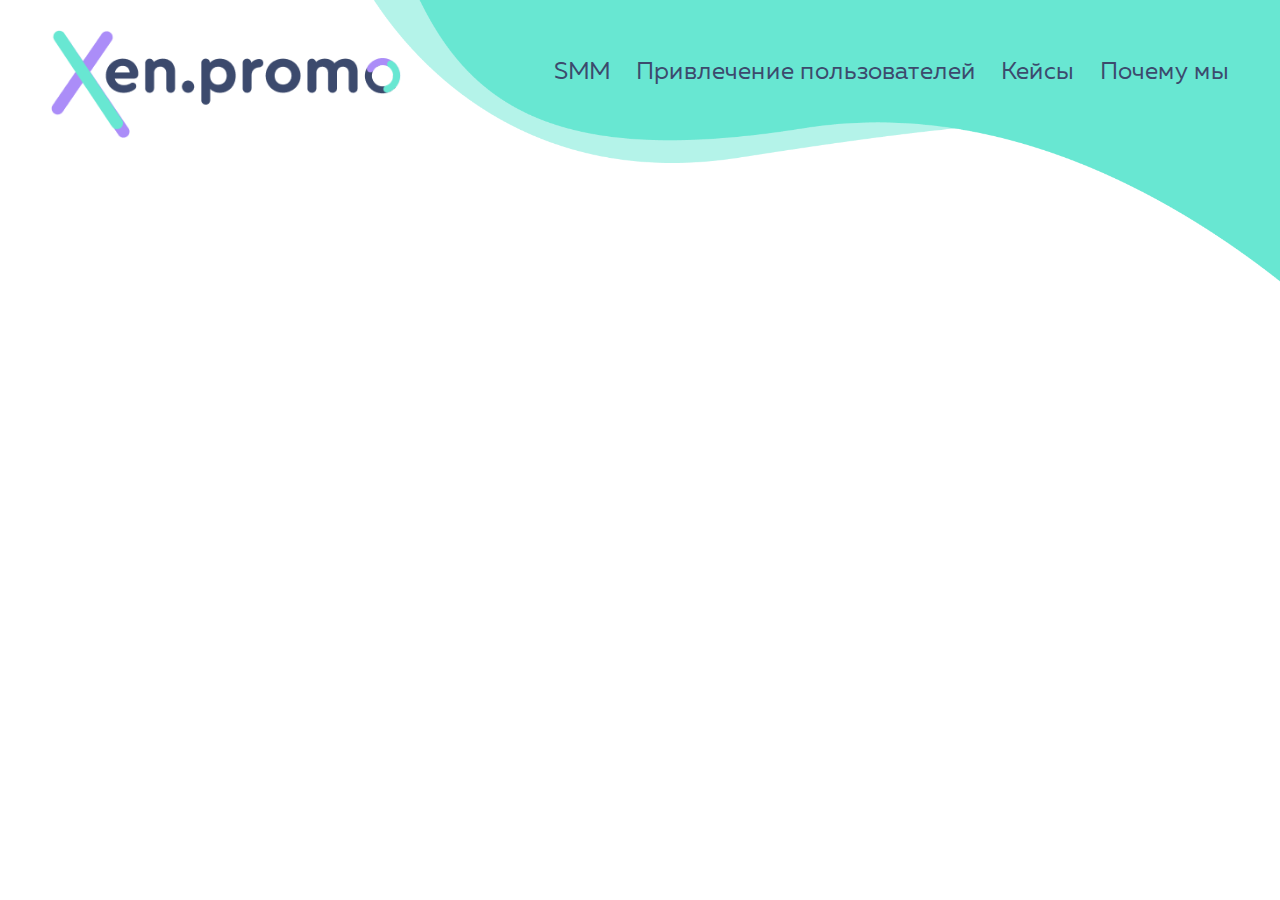
<file: header.html>
<!DOCTYPE html>
<html lang="ru">

<head>

  <meta charset="UTF-8">
  <meta name="viewport" content="width=device-width, user-scalable=no, initial-scale=1.0, maximum-scale=1.0, minimum-scale=1.0">
  <meta http-equiv="X-UA-Compatible" content="IE=edge">
  <meta name="description" content="Дизайнерский пазлы">
  <meta name="viewport" content="width = device-width, initial-scale = 1.0">
  <link rel="stylesheet" href="css/style.css">
  <link rel="stylesheet" href="css/header_footer.css">
  <link rel="stylesheet" href="css/main.css">
  <link href="fonts/stylesheet.css" rel="stylesheet" type="text/css" />
  <link rel="stylesheet" href="css/mainslider.css">

  </script>

</head>

<body>
  <header>
    <img src="image/header.png" alt="" class="header_fon">

    <div class="logo">
      <img src="image/Logo.png" alt="">
    </div>
    <content>


<input id="hamburger" class="hamburger" type="checkbox"/>
<label class="hamburger" for="hamburger">
  <i></i>

</label>
<section class="drawer-list">
      <ul>
        <li><a href="index.html">SMM</a></li>
        <li><a href="frameKeys">Кейсы</a></li>
        <li><a href="frameWhy">Почему мы</a></li>
        <li><a href="frameAttraction.html">Привлечение пользователей</a></li>

    </ul>
    </section>
</content>
<svg style="position: absolute; width: 0; height: 0;" width="0" height="0" version="1.1" xmlns="http://www.w3.org/2000/svg" xmlns:xlink="http://www.w3.org/1999/xlink">
<defs>
  <symbol id="icon-chrome" viewBox="0 0 32 32">
<title>chrome</title>
<path class="path1" d="M8.071 13.954l-4.579-7.931c2.932-3.671 7.445-6.023 12.508-6.023 5.857 0 10.978 3.148 13.767 7.844h-13.055c-0.235-0.020-0.472-0.031-0.711-0.031-3.809 0-7.018 2.614-7.929 6.142zM21.728 10.156h9.171c0.711 1.81 1.101 3.781 1.101 5.844 0 8.776-7.066 15.9-15.818 15.998l6.544-11.334c0.921-1.324 1.462-2.932 1.462-4.664 0-2.287-0.943-4.357-2.459-5.844zM10.188 16c0-3.205 2.607-5.813 5.813-5.813s5.813 2.607 5.813 5.813c0 3.205-2.608 5.813-5.813 5.813s-5.813-2.608-5.813-5.813zM18.193 23.889l-4.581 7.934c-7.704-1.153-13.613-7.797-13.613-15.822 0-2.851 0.746-5.526 2.053-7.845l6.532 11.314c1.308 2.785 4.14 4.718 7.415 4.718 0.759 0 1.495-0.104 2.193-0.299z"></path>
</symbol>
<symbol id="icon-firefox" viewBox="0 0 32 32">
<title>firefox</title>
<path class="path1" d="M31.954 10.442l-0.371 2.377c0 0-0.53-4.402-1.179-6.047-0.995-2.521-1.438-2.501-1.441-2.498 0.667 1.694 0.546 2.604 0.546 2.604s-1.181-3.219-4.303-4.243c-3.459-1.134-5.33-0.824-5.547-0.765-0.033-0-0.064-0-0.095-0 0.026 0.002 0.050 0.005 0.076 0.007-0.001 0.001-0.003 0.001-0.003 0.002 0.014 0.017 3.822 0.666 4.497 1.594 0 0-1.617 0-3.227 0.464-0.073 0.021 5.923 0.749 7.148 6.74 0 0-0.657-1.371-1.47-1.604 0.535 1.626 0.397 4.712-0.112 6.245-0.066 0.197-0.133-0.853-1.135-1.305 0.321 2.301-0.019 5.952-1.616 6.957-0.124 0.078 1.001-3.603 0.226-2.18-4.46 6.838-9.731 3.155-12.101 1.535 1.215 0.264 3.52-0.041 4.541-0.8 0.001-0.001 0.002-0.002 0.004-0.003 1.108-0.758 1.765-1.311 2.354-1.18s0.982-0.46 0.524-0.985c-0.459-0.526-1.572-1.249-3.079-0.855-1.063 0.278-2.379 1.454-4.389 0.264-1.543-0.914-1.688-1.673-1.702-2.199 0.038-0.186 0.086-0.361 0.143-0.52 0.178-0.496 0.716-0.646 1.015-0.764 0.508 0.087 0.946 0.246 1.405 0.481 0.006-0.153 0.008-0.356-0.001-0.586 0.044-0.088 0.017-0.352-0.054-0.674-0.041-0.322-0.107-0.655-0.211-0.959 0-0 0.001-0 0.001-0 0.002-0.001 0.003-0.001 0.005-0.002s0.005-0.004 0.007-0.006c0-0.001 0.001-0.001 0.001-0.002 0.003-0.004 0.005-0.008 0.006-0.015 0.032-0.144 0.376-0.423 0.804-0.722 0.383-0.268 0.834-0.553 1.19-0.774 0.314-0.195 0.554-0.34 0.605-0.378 0.019-0.015 0.042-0.032 0.068-0.051 0.005-0.004 0.009-0.007 0.014-0.011 0.003-0.002 0.006-0.005 0.009-0.007 0.169-0.135 0.421-0.389 0.474-0.924 0-0.001 0-0.002 0-0.004 0.002-0.016 0.003-0.032 0.004-0.048 0.001-0.011 0.002-0.023 0.002-0.034 0-0.009 0.001-0.018 0.001-0.027 0.001-0.021 0.002-0.043 0.002-0.065 0-0.001 0-0.002 0-0.004 0.001-0.052-0-0.106-0.003-0.163-0.002-0.032-0.004-0.060-0.009-0.086-0-0.001-0.001-0.003-0.001-0.004-0.001-0.003-0.001-0.005-0.002-0.008-0.001-0.005-0.002-0.009-0.004-0.013-0-0.001-0-0.001-0.001-0.001-0.002-0.005-0.004-0.010-0.005-0.014-0-0-0-0-0-0.001-0.055-0.128-0.26-0.177-1.108-0.191-0.001-0-0.002-0-0.002-0v0c-0.346-0.006-0.798-0.006-1.391-0.004-1.039 0.004-1.613-1.016-1.797-1.41 0.251-1.389 0.977-2.379 2.17-3.051 0.023-0.013 0.018-0.023-0.009-0.031 0.233-0.141-2.82-0.004-4.225 1.782-1.247-0.31-2.333-0.289-3.269-0.069-0.18-0.005-0.404-0.027-0.67-0.083-0.623-0.564-1.514-1.606-1.562-2.85 0 0-0.003 0.002-0.008 0.006-0.001-0.012-0.002-0.024-0.002-0.036 0 0-1.897 1.458-1.613 5.434-0.001 0.064-0.002 0.125-0.004 0.184-0.514 0.696-0.768 1.282-0.787 1.411-0.455 0.926-0.917 2.32-1.292 4.437 0 0 0.263-0.833 0.79-1.777-0.388 1.188-0.693 3.036-0.514 5.808 0 0 0.047-0.615 0.215-1.5 0.131 1.719 0.704 3.841 2.152 6.337 2.78 4.791 7.052 7.211 11.775 7.582 0.839 0.069 1.689 0.071 2.544 0.006 0.079-0.006 0.157-0.011 0.236-0.018 0.968-0.068 1.942-0.214 2.914-0.449 13.287-3.212 11.842-19.256 11.842-19.256z"></path>
</symbol>
<symbol id="icon-IE" viewBox="0 0 32 32">
<title>IE</title>
<path class="path1" d="M22.944 19.651h7.377c0.057-0.512 0.080-1.034 0.080-1.569 0-2.507-0.673-4.858-1.848-6.883 1.215-3.228 1.172-5.968-0.455-7.606-1.547-1.54-5.697-1.29-10.388 0.787-0.347-0.026-0.697-0.040-1.051-0.040-6.439 0-11.841 4.431-13.335 10.402 2.020-2.586 4.145-4.461 6.984-5.826-0.258 0.242-1.764 1.739-2.018 1.993-7.486 7.484-9.847 17.26-7.306 19.8 1.931 1.93 5.43 1.604 9.449-0.364 1.869 0.952 3.984 1.488 6.226 1.488 6.035 0 11.15-3.885 13.003-9.295h-7.433c-1.023 1.887-3.023 3.171-5.319 3.171s-4.296-1.284-5.319-3.171c-0.455-0.852-0.716-1.83-0.716-2.864v-0.023h12.071zM10.884 16.025c0.171-3.035 2.694-5.456 5.774-5.456s5.604 2.421 5.774 5.456h-11.548zM28.030 5.119c1.048 1.059 1.021 3.007 0.125 5.438-1.535-2.341-3.766-4.186-6.4-5.239 2.816-1.207 5.106-1.367 6.274-0.199zM2.921 30.227c-1.337-1.337-0.934-4.144 0.788-7.526 1.072 3.008 3.161 5.534 5.854 7.161-2.982 1.354-5.423 1.584-6.643 0.365z"></path>
</symbol>
<symbol id="icon-edge" viewBox="0 0 32 32">
<title>edge</title>
<path class="path1" d="M0.481 14.206c0.938-7.4 5.987-14.113 15.037-14.206 5.463 0.106 9.956 2.581 12.631 7.3 1.344 2.462 1.762 5.050 1.85 7.906v3.356h-20.081c0.094 8.281 12.188 8 17.394 4.35v6.744c-3.050 1.831-9.969 3.469-15.325 1.363-4.563-1.712-7.813-6.488-7.794-11.081-0.15-5.956 2.962-9.9 7.794-12.144-1.025 1.269-1.806 2.669-2.213 5.094h11.338c0 0 0.663-6.775-6.419-6.775-6.675 0.231-11.488 4.112-14.213 8.094v0z"></path>
</symbol>
<symbol id="icon-safari" viewBox="0 0 32 32">
<title>safari</title>
<path class="path1" d="M16 0c-8.838 0-16 7.162-16 16s7.162 16 16 16 16-7.163 16-16-7.163-16-16-16zM29.95 14.775l-0.031-0.331c0.006 0.113 0.019 0.219 0.031 0.331zM27.762 8.4l-0.225-0.338c0.075 0.113 0.15 0.225 0.225 0.338zM26.894 7.206l-0.137-0.169c0.050 0.056 0.094 0.112 0.137 0.169zM24.956 5.237l-0.169-0.138c0.063 0.050 0.113 0.094 0.169 0.138zM23.938 4.463l-0.337-0.225c0.113 0.075 0.225 0.15 0.337 0.225zM17.556 2.087l-0.337-0.031c0.113 0.006 0.225 0.019 0.337 0.031zM14.775 2.050l-0.338 0.031c0.113-0.006 0.225-0.019 0.338-0.031zM8.4 4.237l-0.338 0.225c0.113-0.075 0.225-0.15 0.338-0.225zM7.206 5.106l-0.162 0.131c0.056-0.044 0.106-0.088 0.162-0.131zM5.237 7.044l-0.138 0.169c0.050-0.056 0.094-0.112 0.138-0.169zM4.463 8.063l-0.225 0.338c0.075-0.113 0.15-0.225 0.225-0.338zM2.087 14.444l-0.031 0.338c0.006-0.113 0.019-0.225 0.031-0.338zM2.050 17.225l0.031 0.337c-0.006-0.113-0.019-0.225-0.031-0.337zM4.237 23.594l0.225 0.337c-0.075-0.106-0.15-0.219-0.225-0.337zM4.5 23.988l2.494-1.669-0.275-0.419-2.494 1.669c-1.131-1.756-1.875-3.775-2.125-5.95l1.494-0.15-0.050-0.5-1.494 0.15c-0.025-0.288-0.038-0.581-0.044-0.875h3v-0.5h-3c0.006-0.294 0.019-0.581 0.044-0.875l1.494 0.144 0.050-0.5-1.494-0.144c0.25-2.175 1-4.194 2.131-5.95l2.494 1.669 0.275-0.419-2.5-1.656c0.169-0.237 0.338-0.475 0.519-0.7l1.156 0.95 0.319-0.388-1.156-0.95c0.188-0.225 0.388-0.438 0.588-0.65l2.119 2.119 0.356-0.356-2.119-2.119c0.213-0.2 0.425-0.4 0.644-0.588l0.95 1.162 0.387-0.319-0.95-1.156c0.231-0.181 0.463-0.356 0.7-0.525l1.669 2.494 0.419-0.275-1.669-2.494c1.756-1.131 3.775-1.875 5.95-2.125l0.15 1.494 0.5-0.050-0.15-1.494c0.287-0.025 0.581-0.038 0.875-0.044v3h0.5v-3c0.294 0.006 0.581 0.019 0.875 0.044l-0.144 1.494 0.5 0.050 0.144-1.494c2.175 0.25 4.194 1 5.95 2.131l-1.669 2.494 0.419 0.275 1.669-2.494c0.238 0.169 0.475 0.338 0.7 0.519l-0.95 1.156 0.387 0.319 0.95-1.156c0.225 0.188 0.438 0.388 0.65 0.588l-0.8 0.781-10.938 7.294-7.294 10.937-0.781 0.781c-0.2-0.212-0.4-0.425-0.588-0.644l1.156-0.95-0.319-0.387-1.156 0.95c-0.181-0.225-0.35-0.462-0.519-0.7zM5.237 24.956c-0.044-0.056-0.088-0.106-0.131-0.163l0.131 0.163zM7.044 26.762l0.162 0.131c-0.056-0.044-0.106-0.087-0.162-0.131zM8.063 27.531l0.338 0.225c-0.113-0.069-0.225-0.144-0.338-0.225zM14.444 29.913l0.338 0.031c-0.113-0.006-0.225-0.019-0.338-0.031zM17.225 29.95l0.331-0.031c-0.113 0.006-0.219 0.019-0.331 0.031zM23.6 27.762l0.337-0.225c-0.113 0.075-0.225 0.15-0.337 0.225zM24.794 26.894l0.169-0.137c-0.056 0.050-0.113 0.094-0.169 0.137zM25.887 25.913l0.025-0.025c-0.006 0.006-0.019 0.019-0.025 0.025zM26.762 24.956l0.137-0.169c-0.050 0.056-0.094 0.113-0.137 0.169zM26.981 24.688l-1.156-0.95-0.319 0.387 1.156 0.95c-0.188 0.225-0.387 0.438-0.587 0.65l-2.119-2.119-0.356 0.356 2.119 2.119c-0.212 0.2-0.425 0.4-0.644 0.587l-0.95-1.163-0.387 0.319 0.95 1.156c-0.231 0.181-0.462 0.356-0.7 0.525l-1.669-2.494-0.419 0.275 1.669 2.494c-1.756 1.131-3.775 1.875-5.95 2.125l-0.15-1.494-0.5 0.050 0.15 1.494c-0.288 0.025-0.581 0.038-0.875 0.044v-3h-0.5v3c-0.294-0.006-0.581-0.019-0.875-0.044l0.144-1.494-0.5-0.050-0.144 1.494c-2.175-0.25-4.194-1-5.95-2.131l1.669-2.494-0.419-0.275-1.656 2.494c-0.237-0.169-0.475-0.337-0.7-0.519l0.95-1.156-0.388-0.319-0.95 1.156c-0.225-0.188-0.438-0.387-0.65-0.587l0.787-0.781 10.937-7.294 7.294-10.938 0.781-0.781c0.2 0.213 0.4 0.425 0.587 0.644l-1.156 0.95 0.319 0.387 1.156-0.95c0.181 0.231 0.356 0.463 0.525 0.7l-2.494 1.669 0.275 0.419 2.494-1.669c1.131 1.756 1.875 3.775 2.125 5.95l-1.494 0.15 0.050 0.5 1.494-0.15c0.025 0.287 0.038 0.581 0.044 0.875h-3v0.5h3c-0.006 0.294-0.019 0.581-0.044 0.875l-1.494-0.144-0.050 0.5 1.494 0.144c-0.25 2.175-1 4.194-2.131 5.95l-2.494-1.669-0.275 0.419 2.494 1.669c-0.163 0.225-0.337 0.456-0.519 0.688zM29.95 17.219c-0.012 0.113-0.019 0.225-0.031 0.337l0.031-0.337zM27.762 23.6c-0.075 0.113-0.15 0.225-0.225 0.337l0.225-0.337z"></path>
<path class="path2" d="M13.517 2.221l0.585 2.942-0.49 0.098-0.585-2.942 0.49-0.098z"></path>
<path class="path3" d="M18.489 29.78l-0.585-2.942 0.49-0.098 0.585 2.942-0.49 0.098z"></path>
<path class="path4" d="M12.176 2.528l0.436 1.435-0.478 0.145-0.436-1.435 0.478-0.145z"></path>
<path class="path5" d="M19.826 29.465l-0.436-1.435 0.478-0.145 0.436 1.435-0.478 0.145z"></path>
<path class="path6" d="M10.875 2.972l1.148 2.772-0.462 0.191-1.148-2.772 0.462-0.191z"></path>
<path class="path7" d="M21.129 29.030l-1.148-2.772 0.462-0.191 1.148 2.772-0.462 0.191z"></path>
<path class="path8" d="M9.176 3.771l0.441-0.236 0.707 1.323-0.441 0.236-0.707-1.323z"></path>
<path class="path9" d="M22.816 28.228l-0.441 0.236-0.707-1.323 0.441-0.236 0.707 1.323z"></path>
<path class="path10" d="M3.769 9.182l1.323 0.707-0.236 0.441-1.323-0.707 0.236-0.441z"></path>
<path class="path11" d="M28.226 22.819l-1.323-0.707 0.236-0.441 1.323 0.707-0.236 0.441z"></path>
<path class="path12" d="M5.744 12.019l-2.772-1.148 0.191-0.462 2.772 1.148-0.191 0.462z"></path>
<path class="path13" d="M26.26 19.978l2.772 1.148-0.191 0.462-2.772-1.148 0.191-0.462z"></path>
<path class="path14" d="M2.673 11.7l1.436 0.435-0.145 0.479-1.436-0.435 0.145-0.479z"></path>
<path class="path15" d="M29.322 20.302l-1.436-0.435 0.145-0.479 1.436 0.435-0.145 0.479z"></path>
<path class="path16" d="M2.315 13.024l2.942 0.585-0.098 0.49-2.942-0.585 0.098-0.49z"></path>
<path class="path17" d="M29.679 18.976l-2.942-0.585 0.098-0.49 2.942 0.585-0.098 0.49z"></path>
<path class="path18" d="M2.218 18.486l2.942-0.585 0.098 0.49-2.942 0.585-0.098-0.49z"></path>
<path class="path19" d="M29.776 13.513l-2.942 0.585-0.098-0.49 2.942-0.585 0.098 0.49z"></path>
<path class="path20" d="M2.53 19.829l1.435-0.436 0.145 0.478-1.435 0.436-0.145-0.478z"></path>
<path class="path21" d="M29.468 12.178l-1.435 0.436-0.145-0.478 1.435-0.436 0.145 0.478z"></path>
<path class="path22" d="M3.161 21.591l-0.191-0.462 2.772-1.148 0.191 0.462-2.772 1.148z"></path>
<path class="path23" d="M28.837 10.413l0.191 0.462-2.772 1.148-0.191-0.462 2.772-1.148z"></path>
<path class="path24" d="M3.776 22.821l-0.236-0.441 1.323-0.707 0.236 0.441-1.323 0.707z"></path>
<path class="path25" d="M28.233 9.181l0.236 0.441-1.323 0.707-0.236-0.441 1.323-0.707z"></path>
<path class="path26" d="M9.621 28.464l-0.441-0.236 0.707-1.323 0.441 0.236-0.707 1.323z"></path>
<path class="path27" d="M22.377 3.534l0.441 0.236-0.707 1.323-0.441-0.236 0.707-1.323z"></path>
<path class="path28" d="M10.415 28.837l1.148-2.772 0.462 0.191-1.148 2.772-0.462-0.191z"></path>
<path class="path29" d="M21.59 3.16l-1.148 2.772-0.462-0.191 1.148-2.772 0.462 0.191z"></path>
<path class="path30" d="M12.176 29.47l-0.478-0.145 0.435-1.435 0.478 0.145-0.435 1.435z"></path>
<path class="path31" d="M19.823 2.528l0.479 0.145-0.435 1.436-0.479-0.145 0.435-1.436z"></path>
<path class="path32" d="M13.515 29.776l-0.49-0.098 0.585-2.942 0.49 0.098-0.585 2.942z"></path>
<path class="path33" d="M18.485 2.218l0.49 0.098-0.585 2.942-0.49-0.098 0.585-2.942z"></path>
</symbol>
<symbol id="icon-opera" viewBox="0 0 32 32">
<title>opera</title>
<path class="path1" d="M32 16v0 0c0 4.738-2.063 9-5.337 11.925-4.106 2-7.931 0.6-9.194-0.275 4.031-0.881 7.075-5.756 7.075-11.65s-3.044-10.769-7.075-11.656c1.269-0.875 5.094-2.275 9.194-0.275 3.275 2.931 5.337 7.194 5.337 11.931v0 0z"></path>
<path class="path2" d="M10.731 6.981c-1.769 2.087-2.912 5.175-2.987 8.644 0 0.006 0 0.744 0 0.756 0.075 3.462 1.225 6.55 2.994 8.637 2.294 2.981 5.706 4.869 9.519 4.869 2.344 0 4.538-0.712 6.413-1.956-2.837 2.531-6.575 4.069-10.669 4.069-0.256 0-0.512-0.006-0.762-0.019-8.481-0.4-15.238-7.4-15.238-15.981 0-8.838 7.162-16 16-16 0.019 0 0.038 0 0.063 0 4.075 0.013 7.787 1.55 10.606 4.075-1.875-1.244-4.069-1.962-6.413-1.962-3.813 0-7.225 1.887-9.525 4.869z"></path>
</symbol>

<symbol id="icon-android" viewBox="0 0 32 32">
<title>android</title>
<path class="path1" d="M28 12c-1.1 0-2 0.9-2 2v8c0 1.1 0.9 2 2 2s2-0.9 2-2v-8c0-1.1-0.9-2-2-2zM4 12c-1.1 0-2 0.9-2 2v8c0 1.1 0.9 2 2 2s2-0.9 2-2v-8c0-1.1-0.9-2-2-2zM7 23c0 1.657 1.343 3 3 3v0 4c0 1.1 0.9 2 2 2s2-0.9 2-2v-4h4v4c0 1.1 0.9 2 2 2s2-0.9 2-2v-4c1.657 0 3-1.343 3-3v-11h-18v11z"></path>
<path class="path2" d="M24.944 10c-0.304-2.746-1.844-5.119-4.051-6.551l1.001-2.001c0.247-0.494 0.047-1.095-0.447-1.342s-1.095-0.047-1.342 0.447l-1.004 2.009-0.261-0.104c-0.893-0.297-1.848-0.458-2.84-0.458s-1.947 0.161-2.84 0.458l-0.261 0.104-1.004-2.009c-0.247-0.494-0.848-0.694-1.342-0.447s-0.694 0.848-0.447 1.342l1.001 2.001c-2.207 1.433-3.747 3.805-4.051 6.551v1h17.944v-1h-0.056zM13 8c-0.552 0-1-0.448-1-1s0.447-0.999 0.998-1c0.001 0 0.002 0 0.003 0s0.001-0 0.002-0c0.551 0.001 0.998 0.448 0.998 1s-0.448 1-1 1zM19 8c-0.552 0-1-0.448-1-1s0.446-0.999 0.998-1c0 0 0.001 0 0.002 0s0.002-0 0.003-0c0.551 0.001 0.998 0.448 0.998 1s-0.448 1-1 1z"></path>
</symbol>
<symbol id="icon-appleinc" viewBox="0 0 32 32">
<title>appleinc</title>
<path class="path1" d="M24.734 17.003c-0.040-4.053 3.305-5.996 3.454-6.093-1.88-2.751-4.808-3.127-5.851-3.171-2.492-0.252-4.862 1.467-6.127 1.467-1.261 0-3.213-1.43-5.28-1.392-2.716 0.040-5.221 1.579-6.619 4.012-2.822 4.897-0.723 12.151 2.028 16.123 1.344 1.944 2.947 4.127 5.051 4.049 2.026-0.081 2.793-1.311 5.242-1.311s3.138 1.311 5.283 1.271c2.18-0.041 3.562-1.981 4.897-3.931 1.543-2.255 2.179-4.439 2.216-4.551-0.048-0.022-4.252-1.632-4.294-6.473zM20.705 5.11c1.117-1.355 1.871-3.235 1.665-5.11-1.609 0.066-3.559 1.072-4.713 2.423-1.036 1.199-1.942 3.113-1.699 4.951 1.796 0.14 3.629-0.913 4.747-2.264z"></path>
</symbol>
</defs>
</svg>
    <nav>
      <a href="index.html">SMM</a>
      <a href="frameAttraction.html">Привлечение пользователей</a>
      <a href="frameKeys.html">Кейсы</a>
      <a href="frameWhy.html">Почему мы</a>
    </nav>
  </header>
</file>
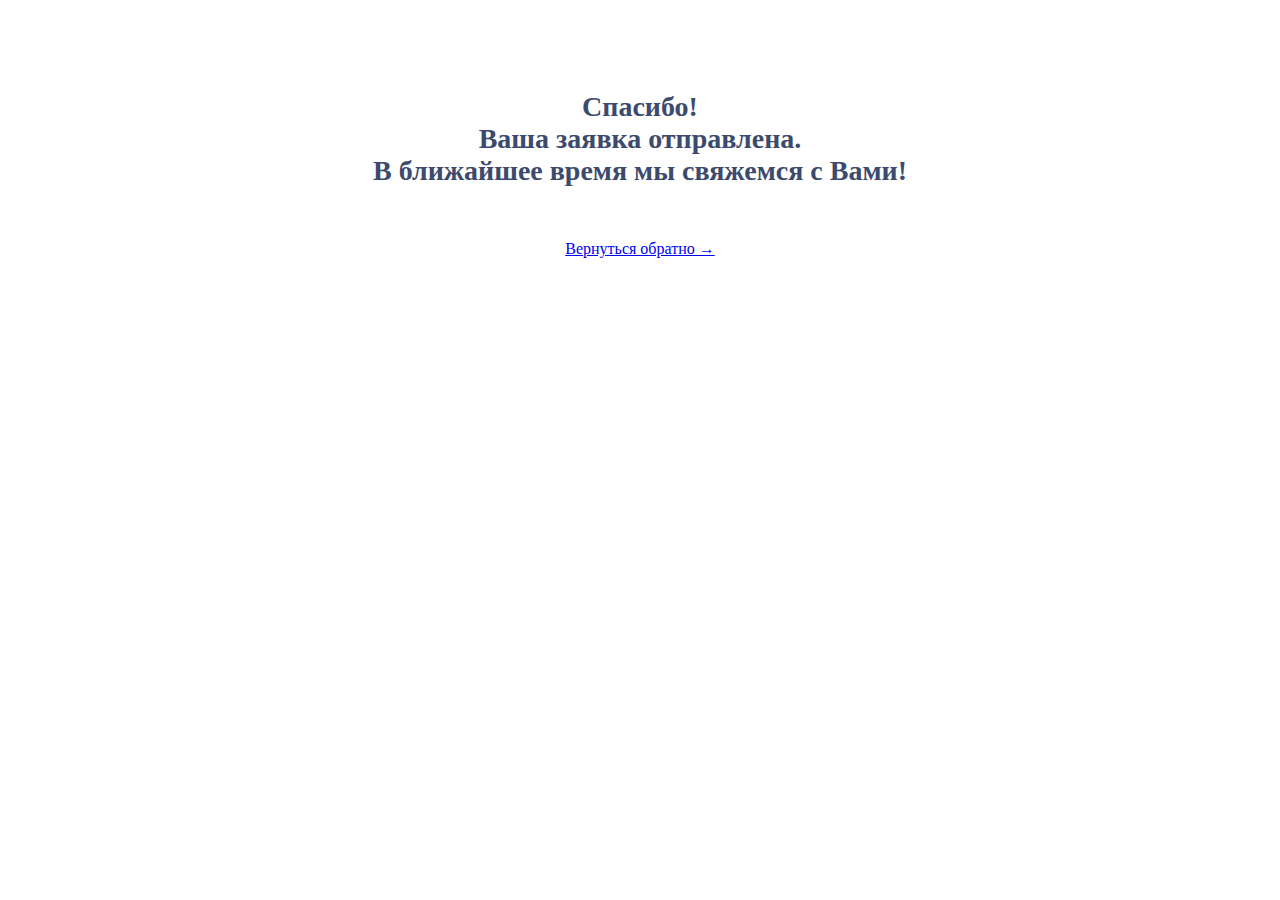
<file: success.html>
<!DOCTYPE html>
<html lang="en">

<head>
  <!-- Google Tag Manager -->
  <script>
    (function(w, d, s, l, i) {
      w[l] = w[l] || [];
      w[l].push({
        'gtm.start': new Date().getTime(),
        event: 'gtm.js'
      });
      var f = d.getElementsByTagName(s)[0],
        j = d.createElement(s),
        dl = l != 'dataLayer' ? '&l=' + l : '';
      j.async = true;
      j.src =
        'https://www.googletagmanager.com/gtm.js?id=' + i + dl;
      f.parentNode.insertBefore(j, f);
    })(window, document, 'script', 'dataLayer', 'GTM-N9C3TW5');
  </script>
  <!-- End Google Tag Manager -->
  <link rel="stylesheet" href="https://thank-you.pro/css/main.css">
  <title>Спасибо за Ваш заказ!</title>
  <meta charset="UTF-8">
  <meta name="description" content="">
  <meta name="viewport" content="width=device-width, initial-scale=1, maximum-scale=1.0, minimum-scale=1.0">
  <meta name="apple-mobile-web-app-capable" content="yes">
  <meta name="apple-touch-fullscreen" content="yes">
  <meta name="apple-mobile-web-app-capable" content="yes">
  <meta name="apple-mobile-web-app-status-bar-style" content="white">
  <meta name="apple-mobile-web-app-title" content="">
  <link href="https://fonts.googleapis.com/css?family=Roboto:300,400,500" rel="stylesheet">
  <style>
    .block-send {
      width: 90%;
      display: -webkit-box;
      display: -moz-box;
      display: -ms-flexbox;
      display: -webkit-flex;
      display: flex;
      -webkit-flex-direction: column;
      -moz-flex-direction: row;
      flex-direction: column;
      align-items: center;
      text-align: center;
      padding-top: 30px;
    }

    html {
      -webkit-box-sizing: border-box;
      -moz-box-sizing: border-box;
      box-sizing: border-box;
    }

    *,
    *:before,
    *:after {
      -webkit-box-sizing: inherit;
      -moz-box-sizing: inherit;
      box-sizing: inherit;
    }

    .block-send_text {
      font-size: 28px;
      font-weight: 700;
      color: #3C4A6D;
      padding: 25px 0;
    }

    .block-send_text__fail-text {
      padding: 15px;
    }

    .block-send_img {
      width: auto;
      height: 150px;
    }

    input[type="submit"] {
      margin-top: 0;
    }

    .submit-send {
      width: 300px;
      border-radius: 15px;
      padding: 13px;
      cursor: pointer;
      border-color: #13a9ff;
      background-color: #13a9ff;
      color: white;
    }

    .submit-send:hover {
      background-color: #00baff;
      color: white;
    }

    .submit-send:active {
      background-color: #2fc8ff;
      color: white;
      box-shadow: inset 0px 2px 5px 0px rgba(0, 0, 0, 0.25);
    }

    .submit-send_fail {
      width: 300px;
      border-radius: 15px;
      border-color: #ff8484;
      background-color: #ffd4d8;
    }

    .submit-send_fail:hover {
      background-color: #fdc0c6;
      border-color: #ff7e7e;
      color: white;
    }

    .submit-send_fail:active {
      background-color: #ff98a2;
      border-color: #ff5c5c;
      color: white;
      box-shadow: inset 0px 2px 5px 0px rgba(0, 0, 0, 0.25);
    }

    .block-send-time {
      font-size: 12px;
      color: #5f5f5f;
      padding-top: 10px;
    }

    .wrap {
      display: flex;
      flex-direction: column;
      align-items: center;
    }
  </style>
  <!-- Google Tag Manager -->
  <script>
    (function(w, d, s, l, i) {
      w[l] = w[l] || [];
      w[l].push({
        'gtm.start': new Date().getTime(),
        event: 'gtm.js'
      });
      var f = d.getElementsByTagName(s)[0],
        j = d.createElement(s),
        dl = l != 'dataLayer' ? '&l=' + l : '';
      j.async = true;
      j.src =
        'https://www.googletagmanager.com/gtm.js?id=' + i + dl;
      f.parentNode.insertBefore(j, f);
    })(window, document, 'script', 'dataLayer', 'GTM-WJWW3C5');
  </script>
  <!-- End Google Tag Manager -->
</head>

<body>

  <body cz-shortcut-listen="true">
    <!-- Google Tag Manager (noscript) -->
    <noscript><iframe src="https://www.googletagmanager.com/ns.html?id=GTM-WJWW3C5" height="0" width="0" style="display:none;visibility:hidden"></iframe></noscript>
    <!-- End Google Tag Manager (noscript) -->
    <div class="wrap">

      <div class="block-send">
        <p class="block-send_text">Спасибо!<br>Ваша заявка отправлена.<br>В ближайшее время мы свяжемся с Вами!</p>
        <a href="/index.php">Вернуться обратно &rarr;</a>
      </div>
  </body>

</html>
</file>
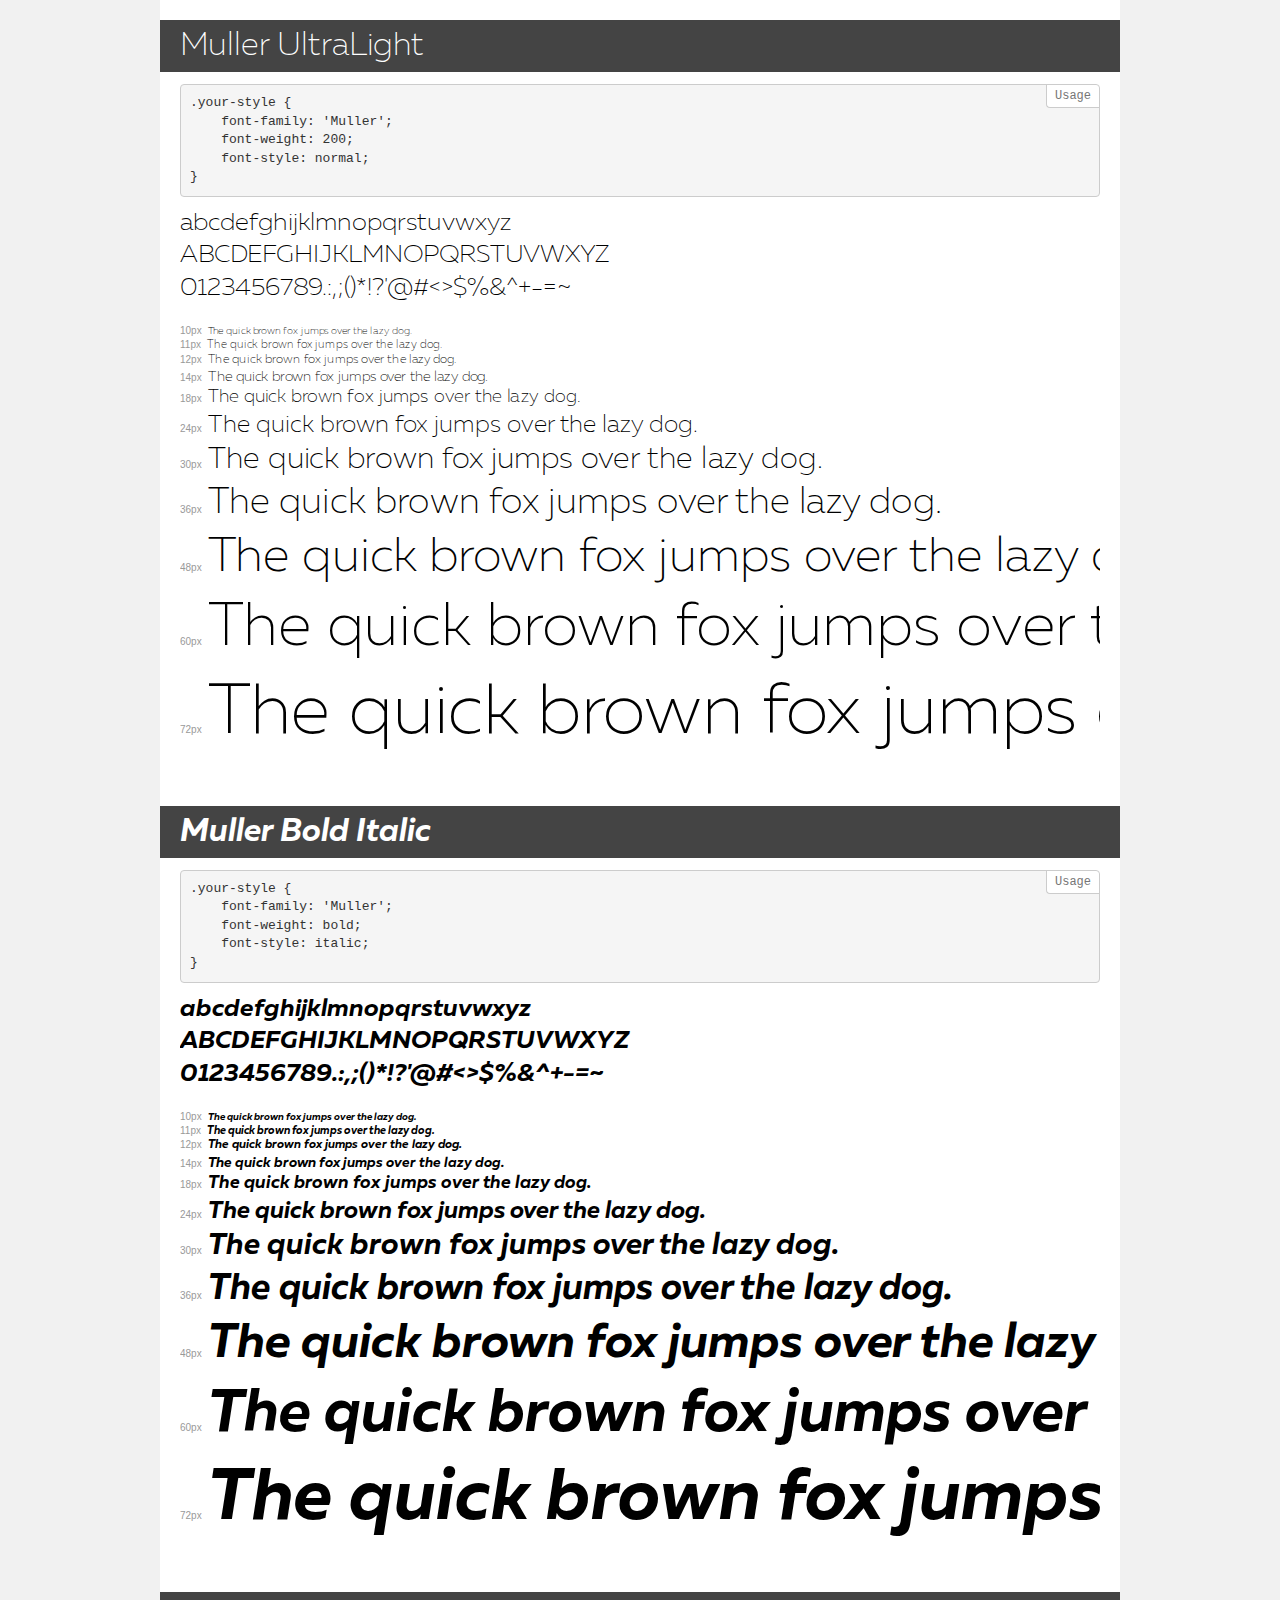
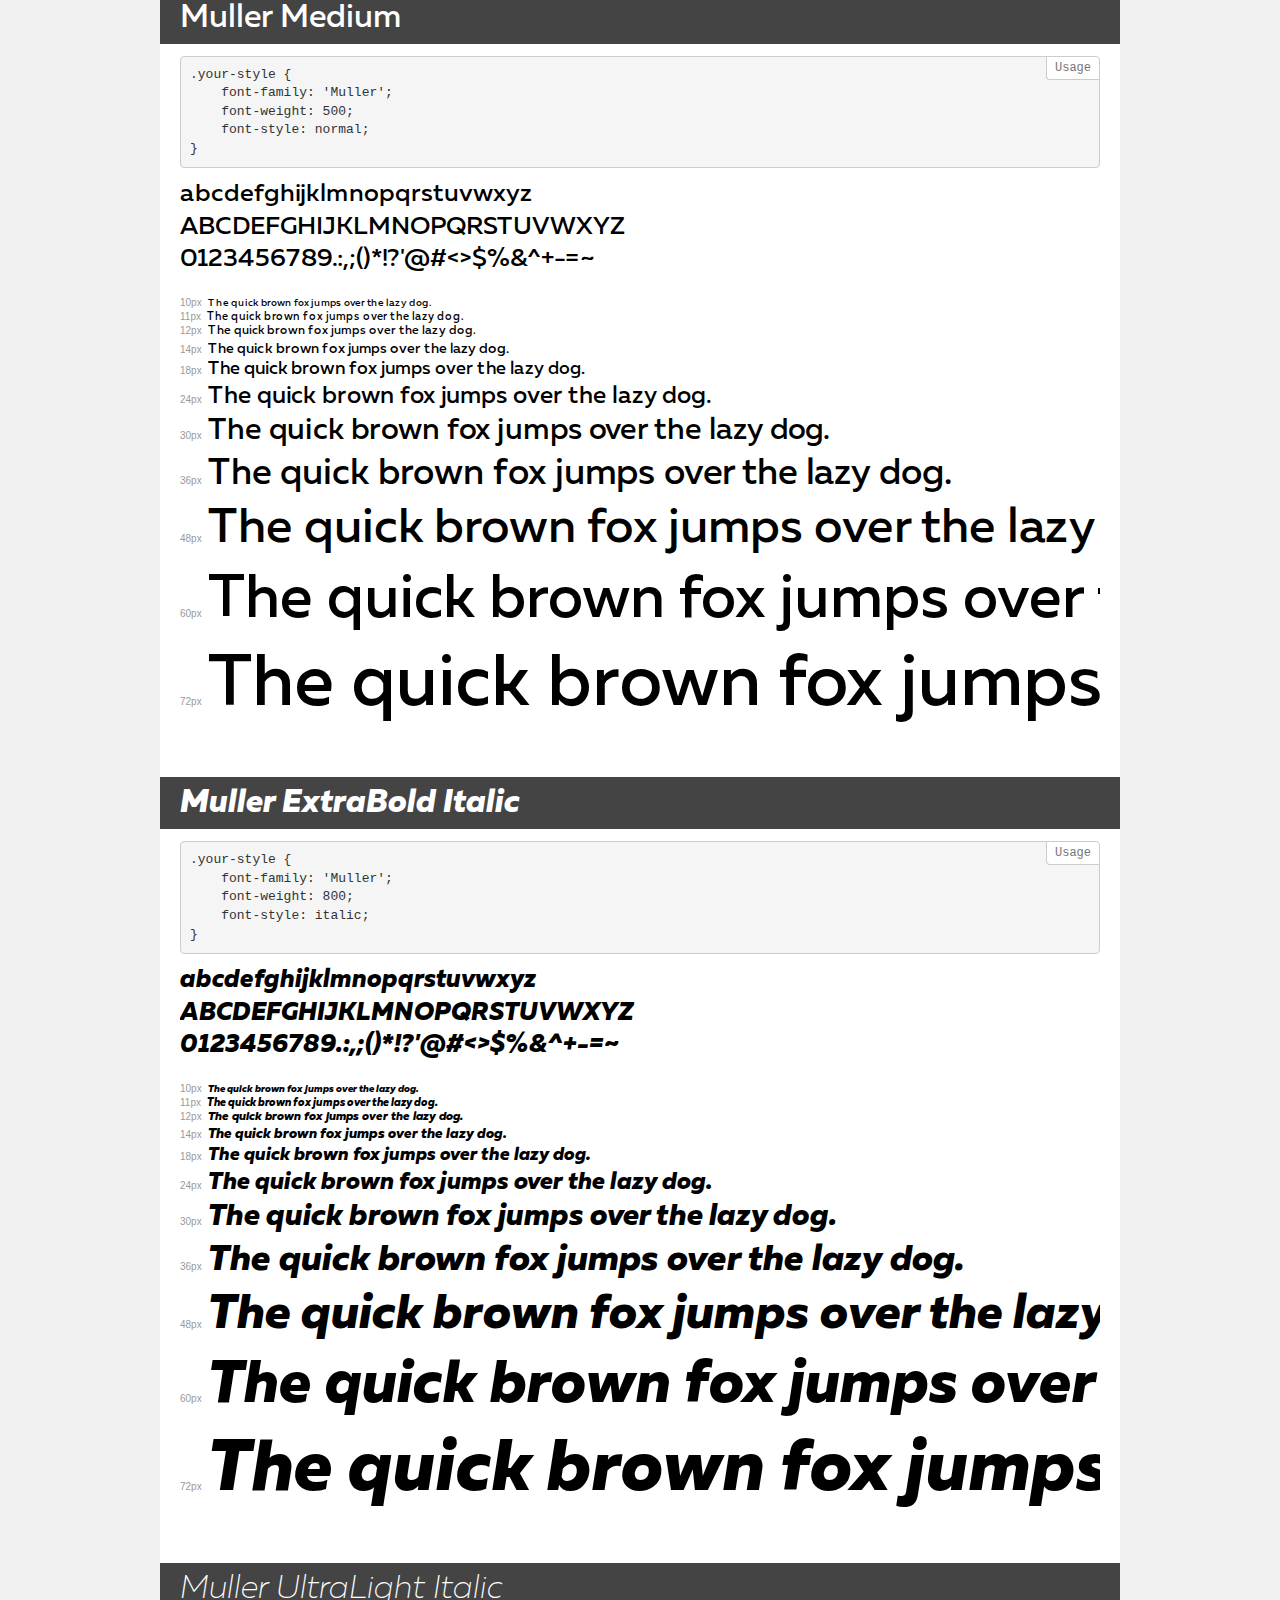
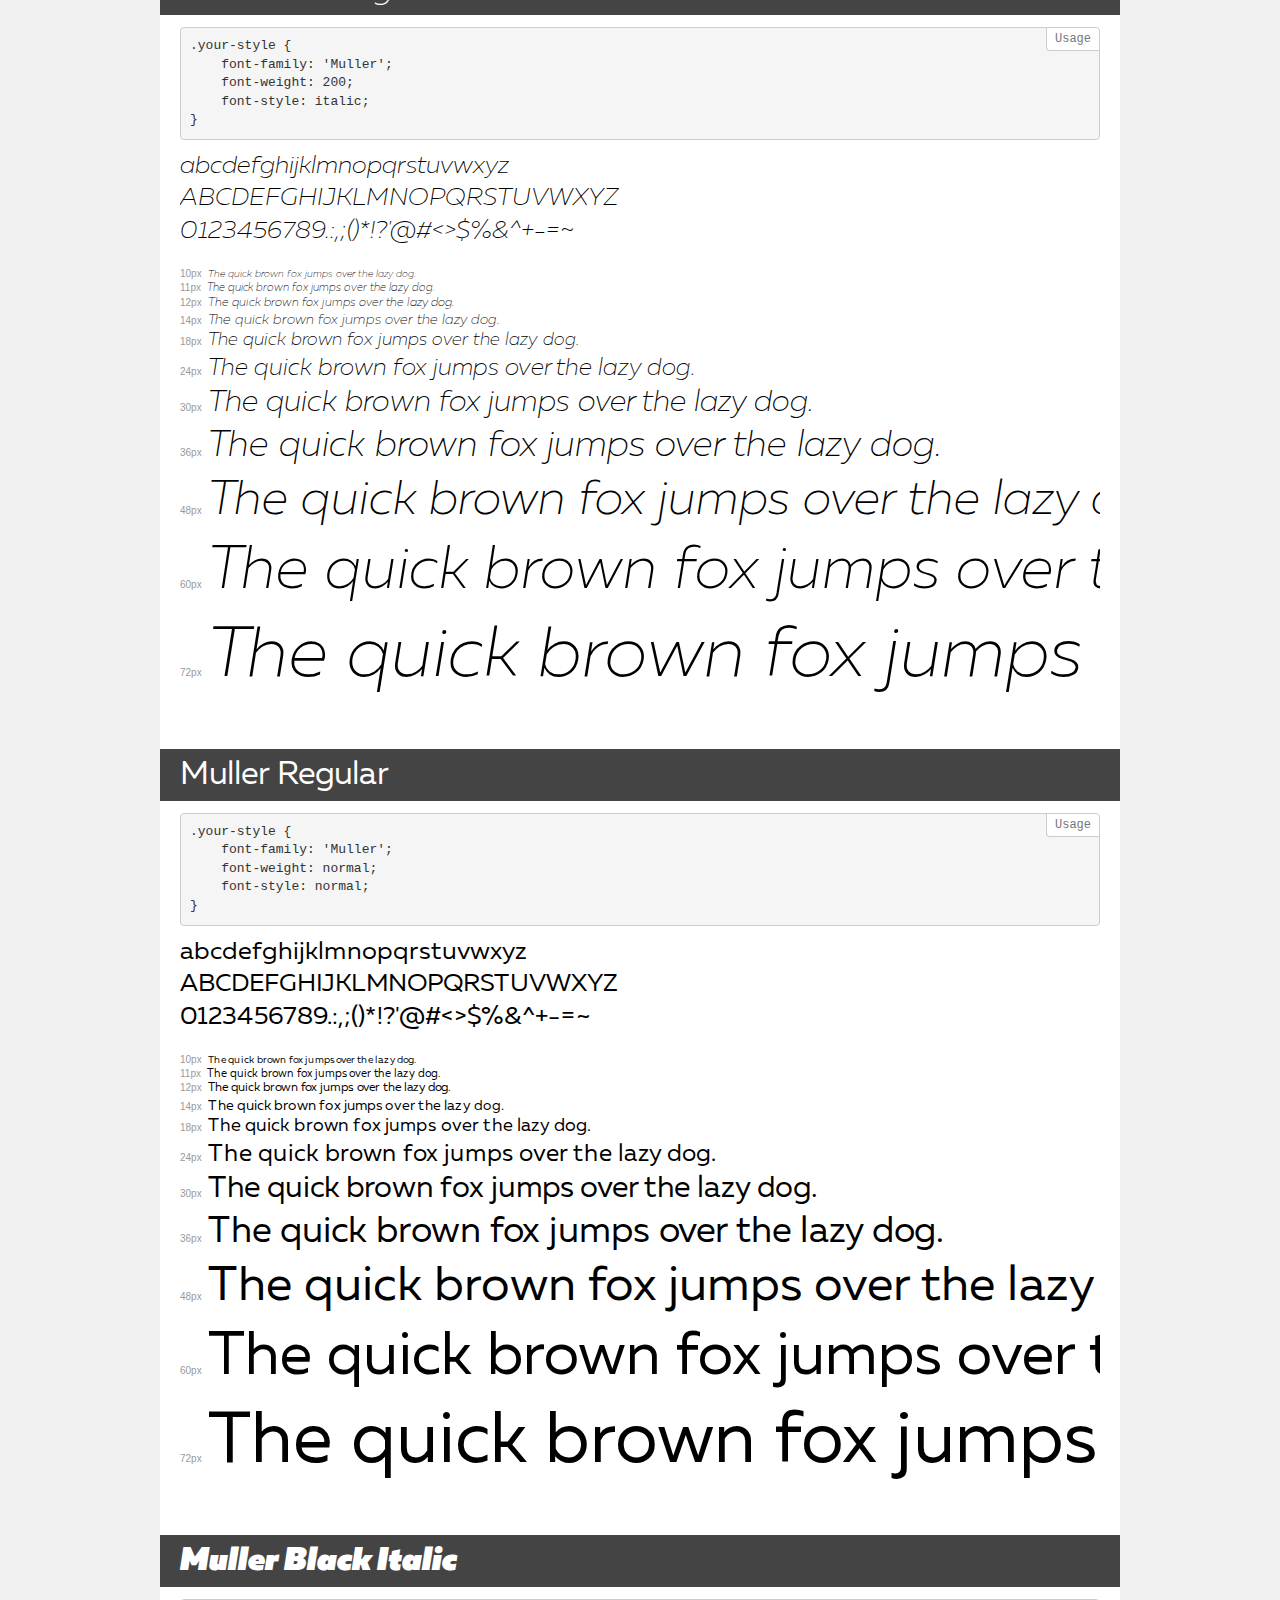
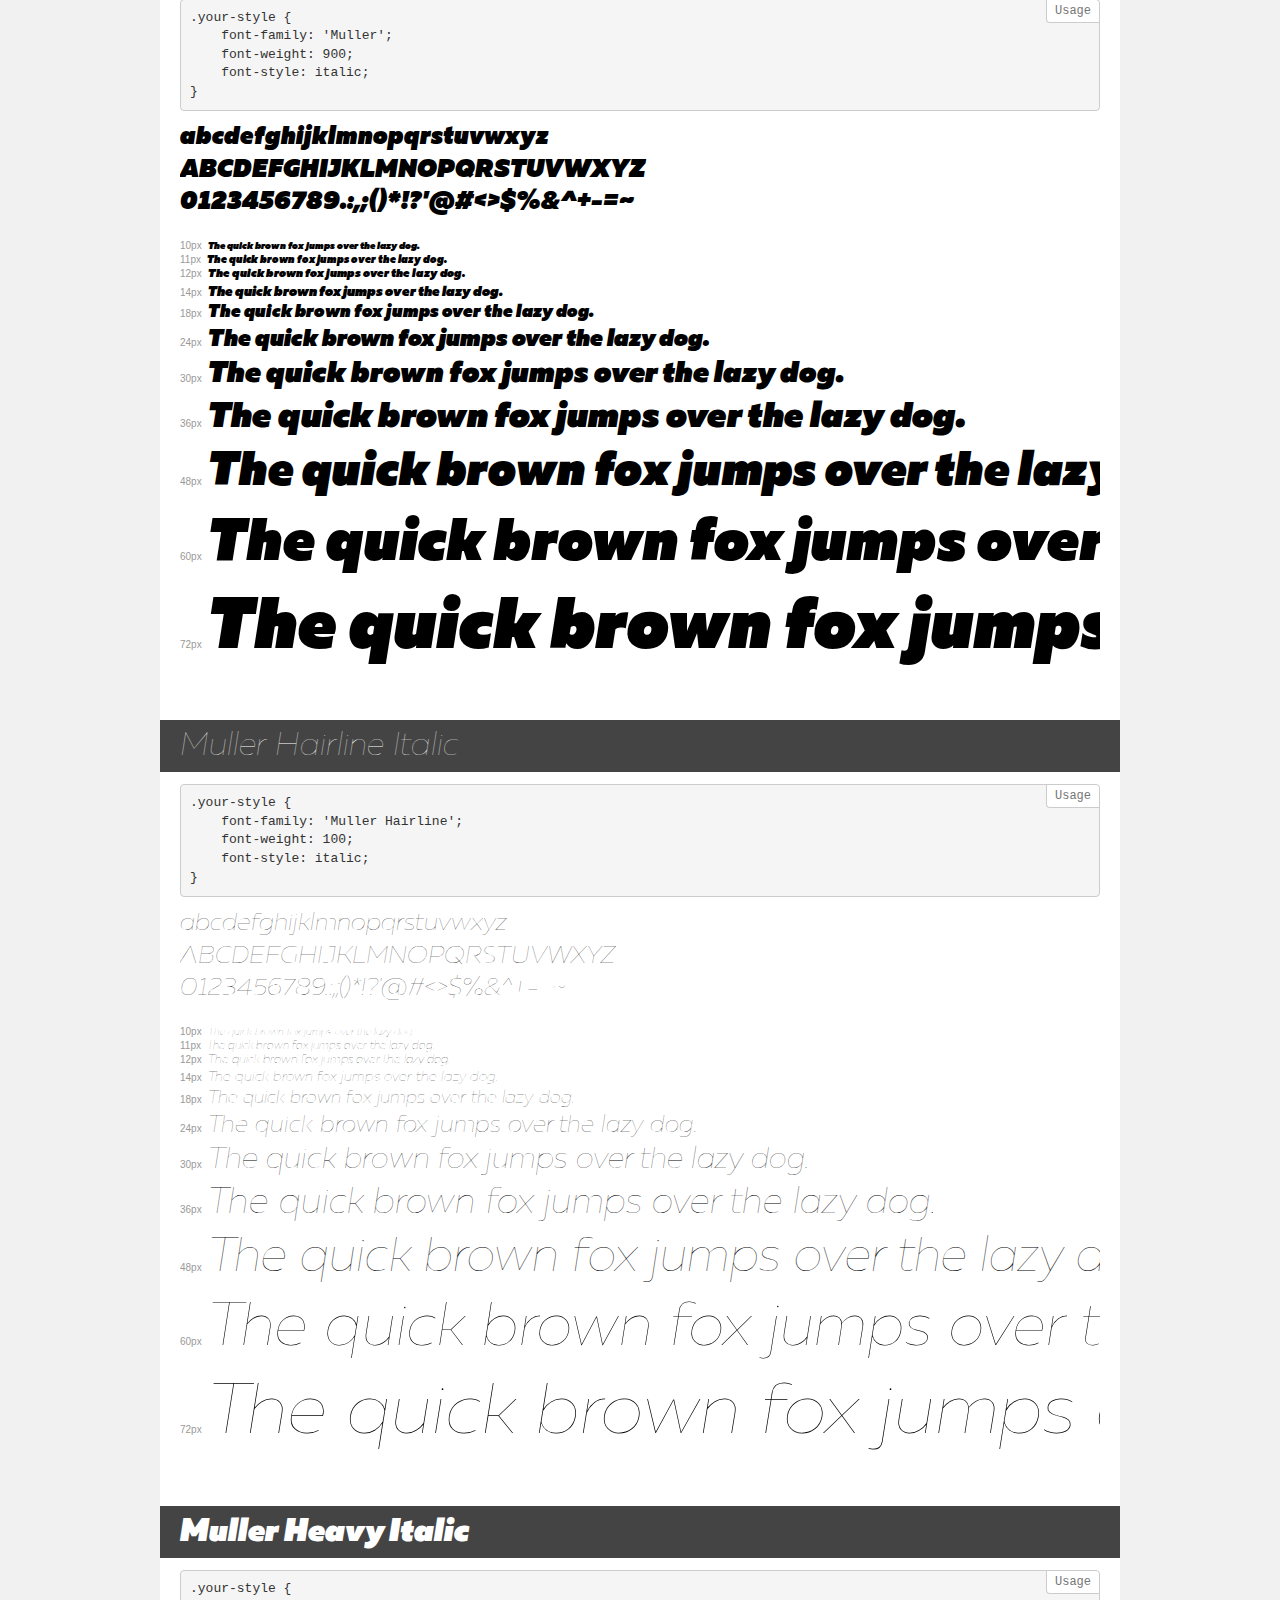
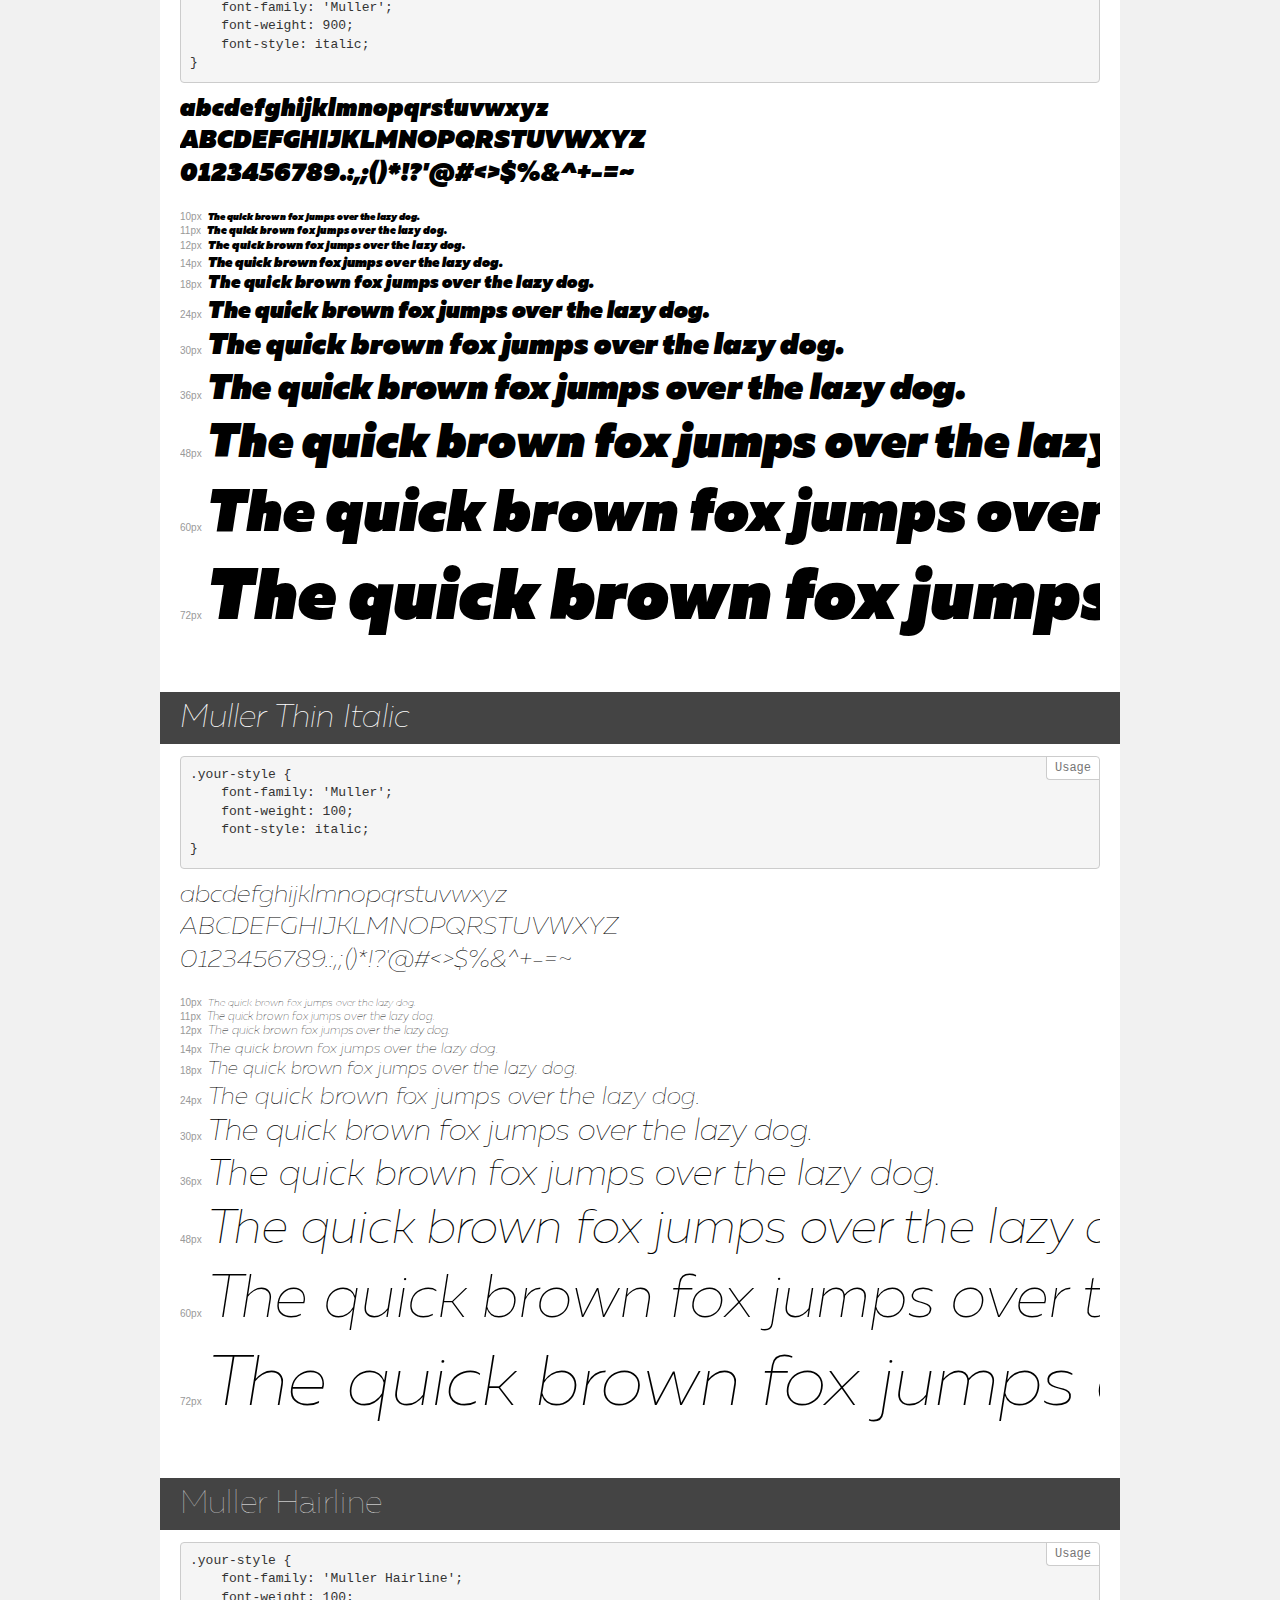
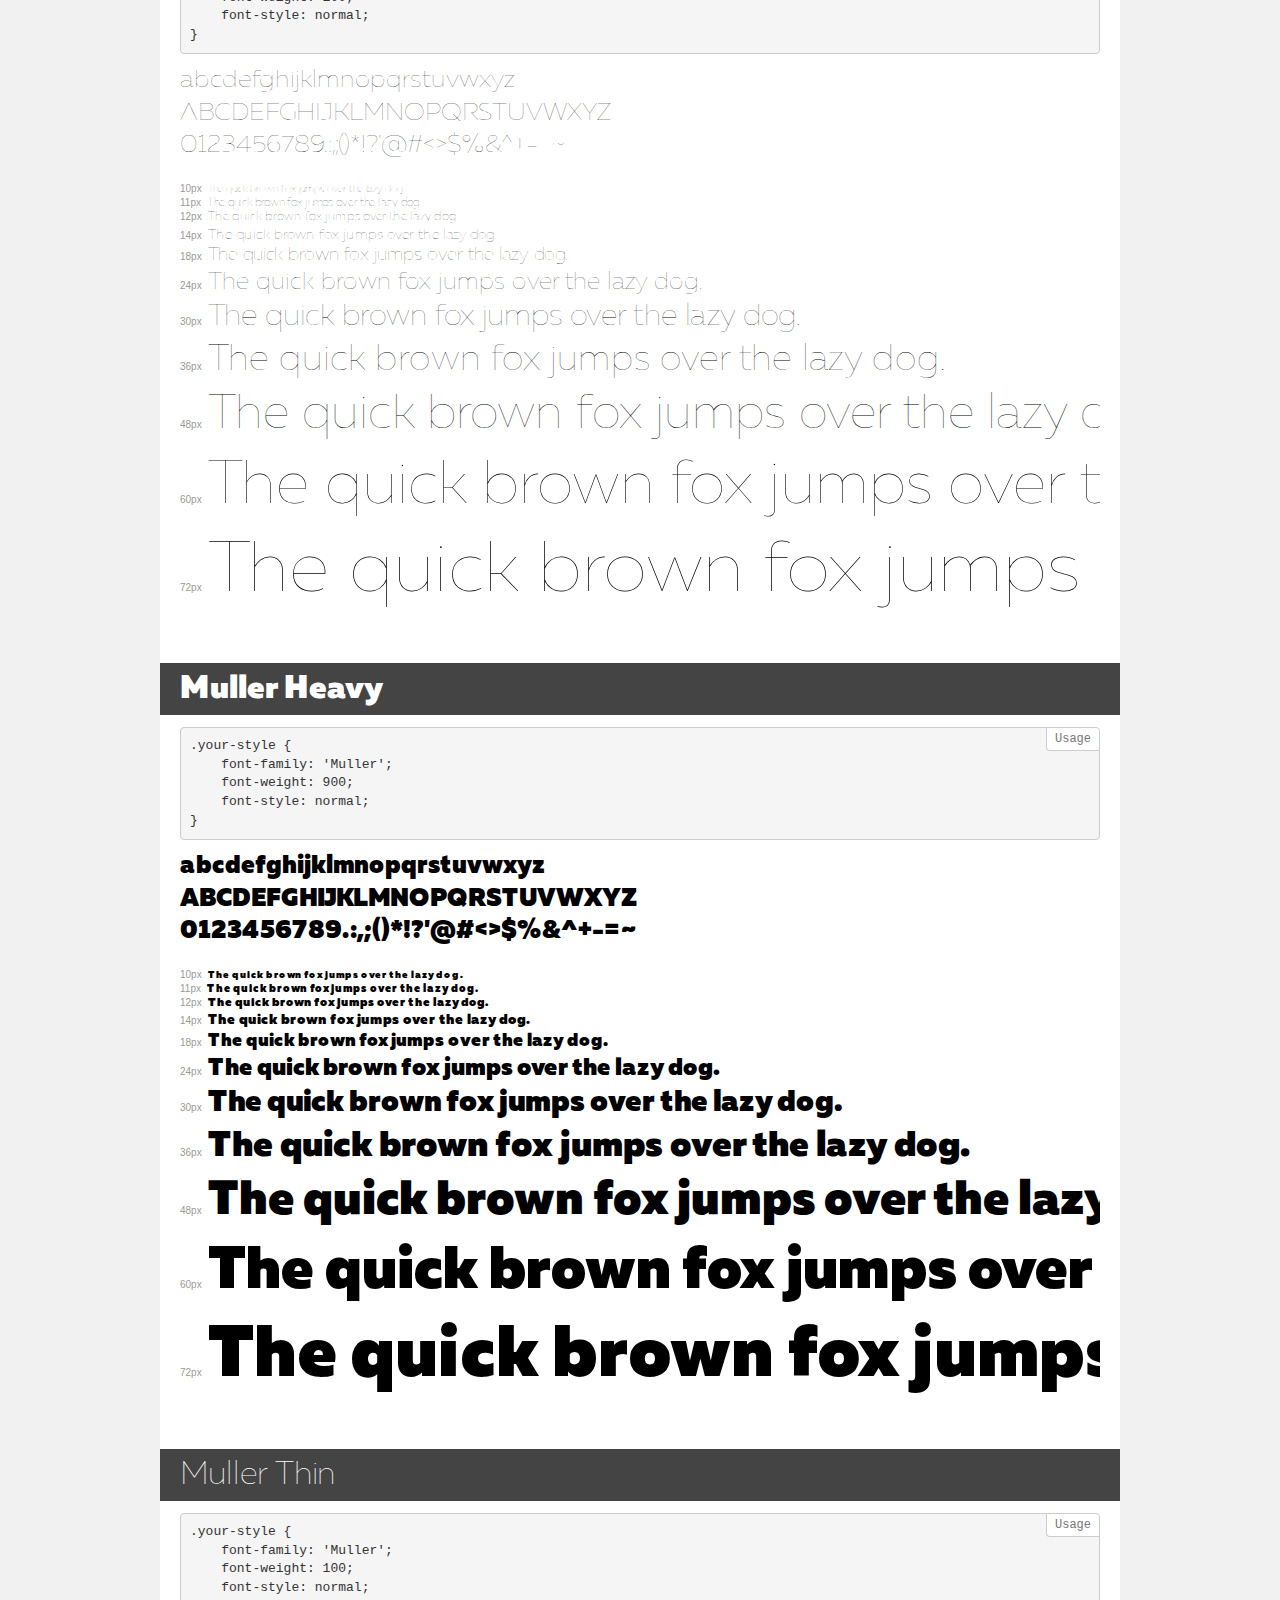
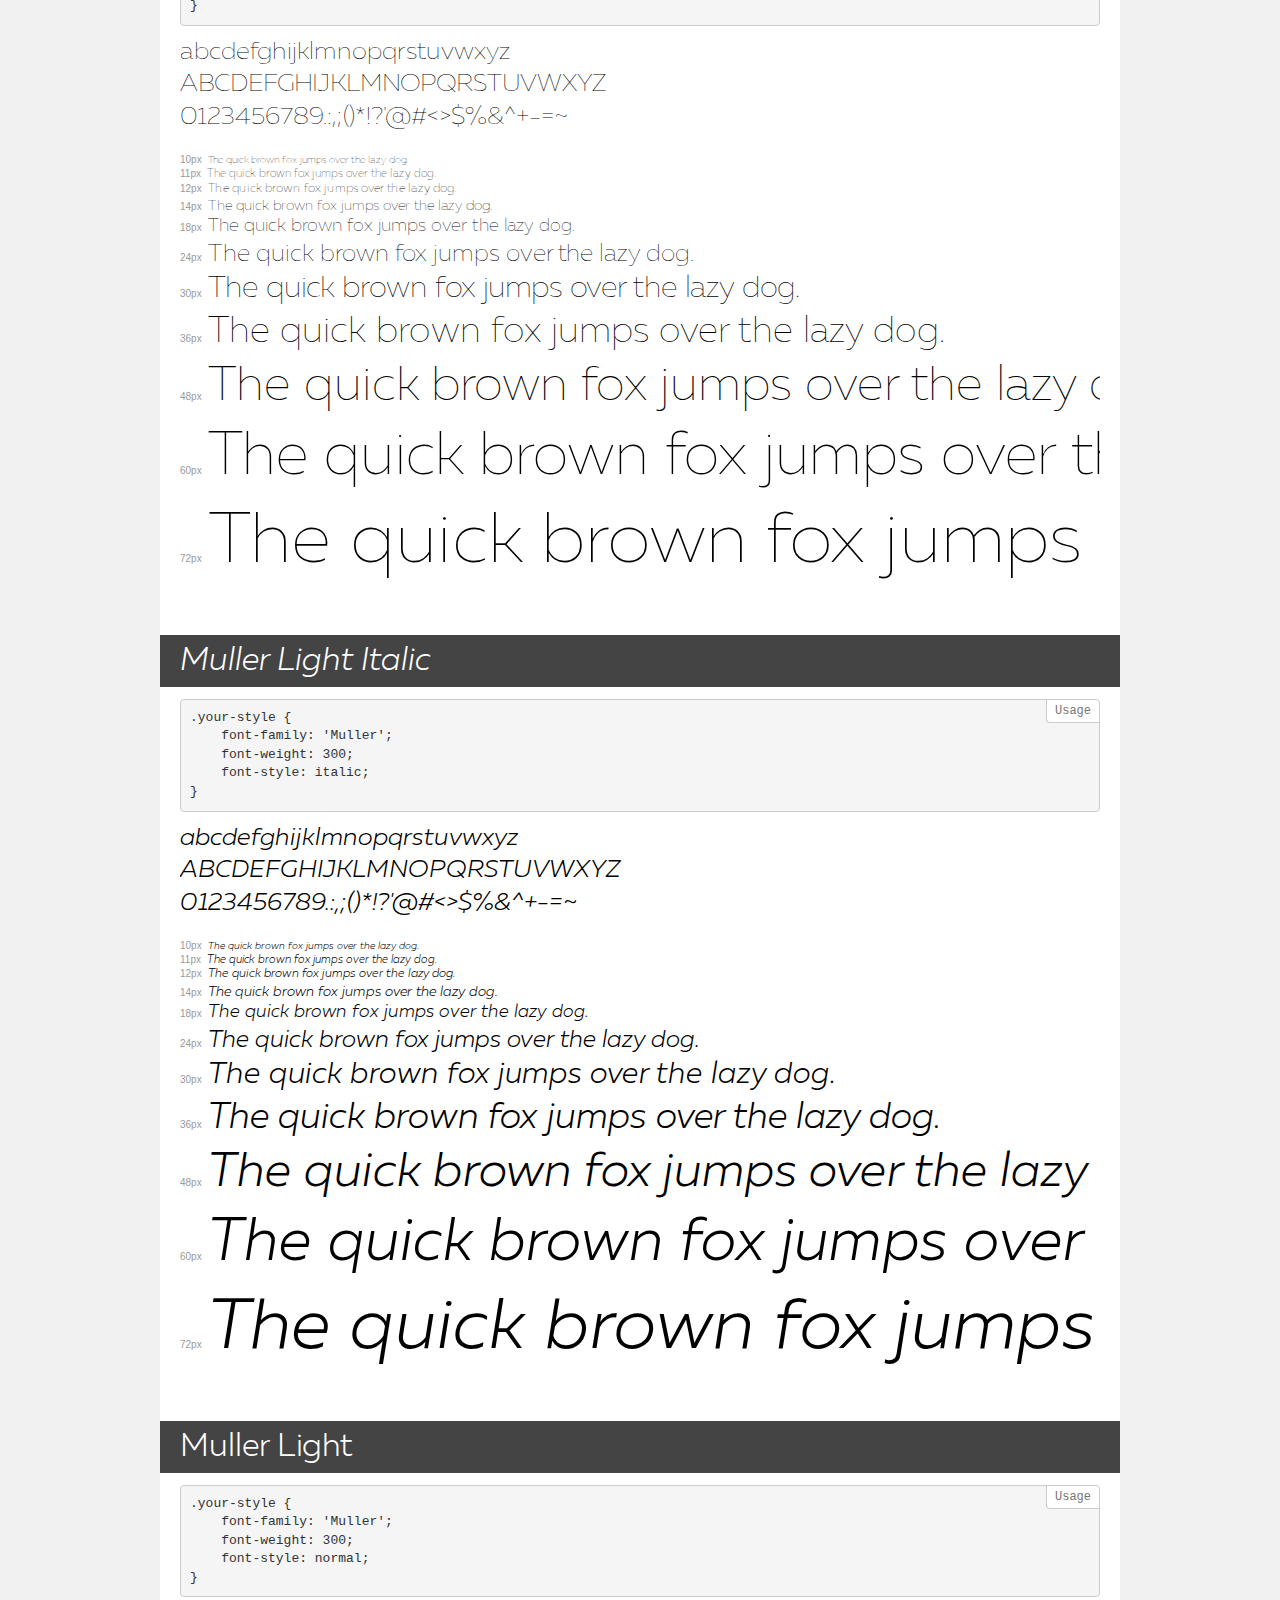
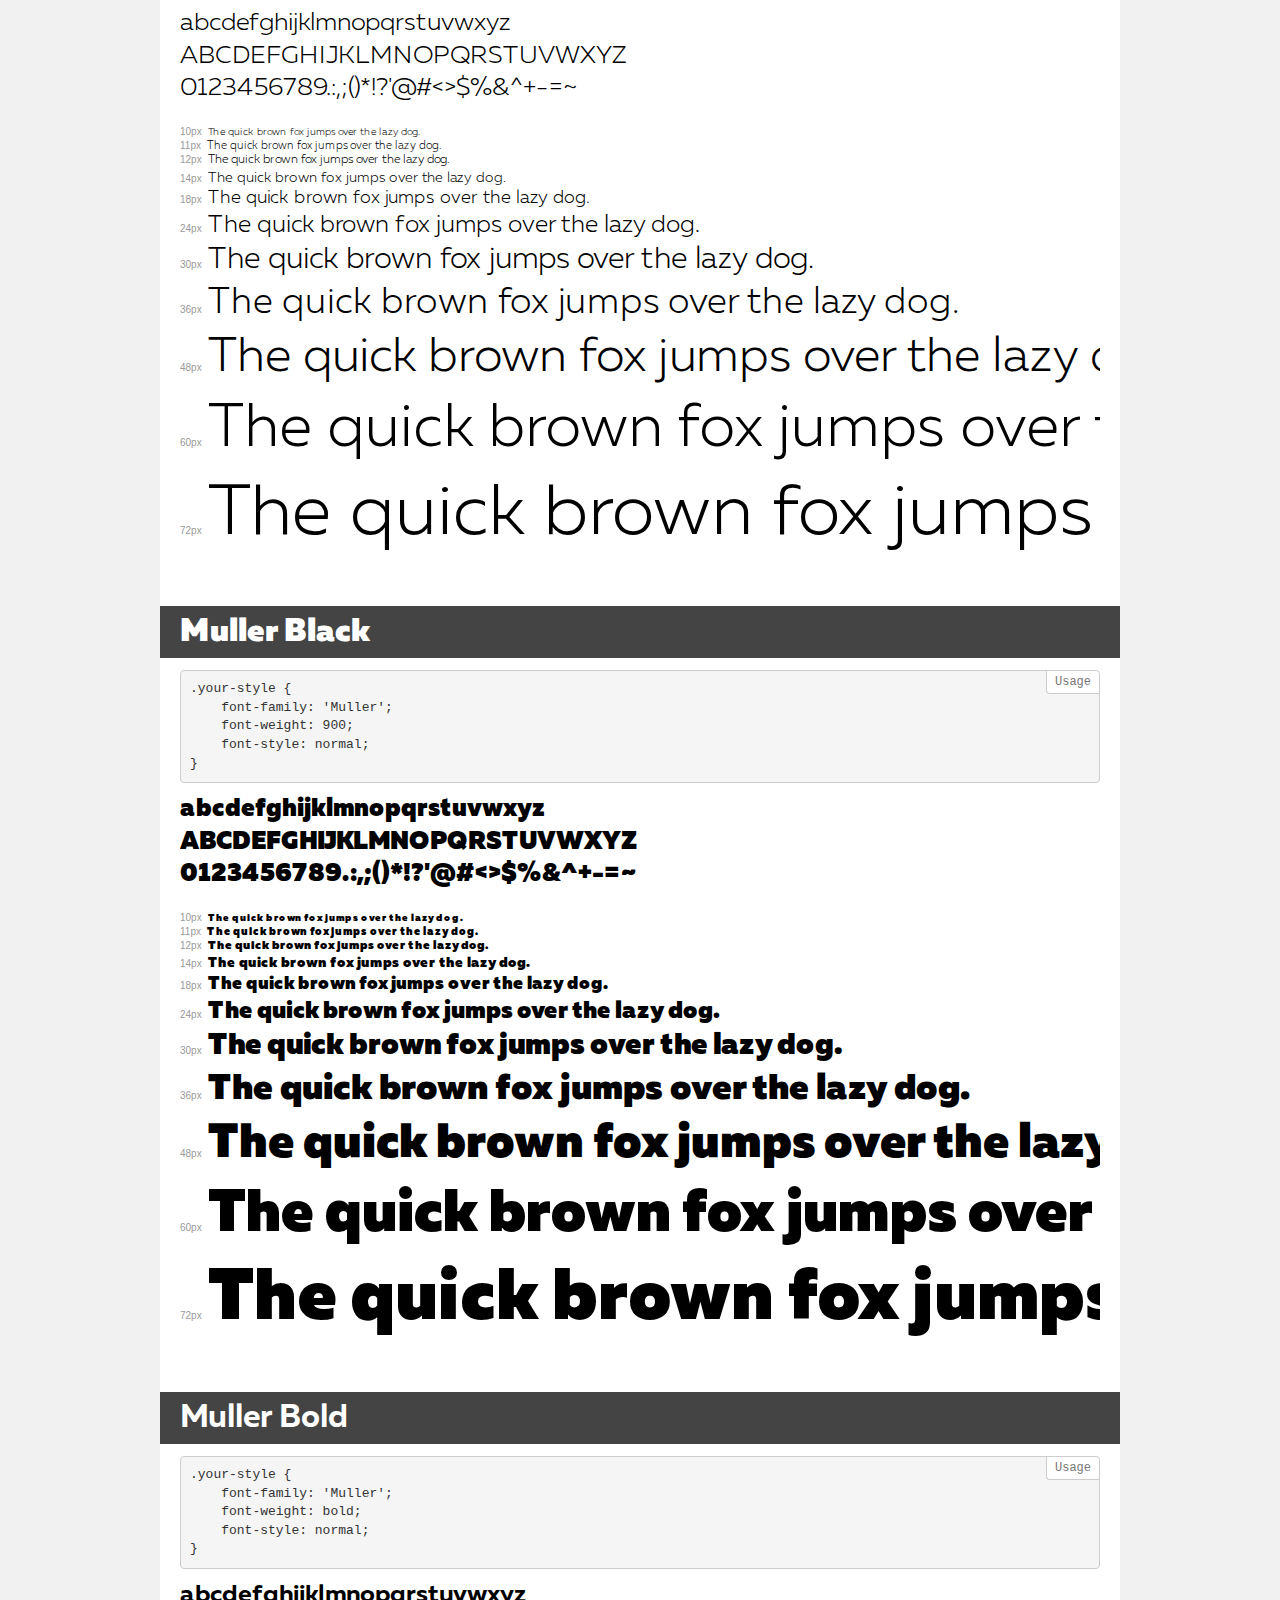
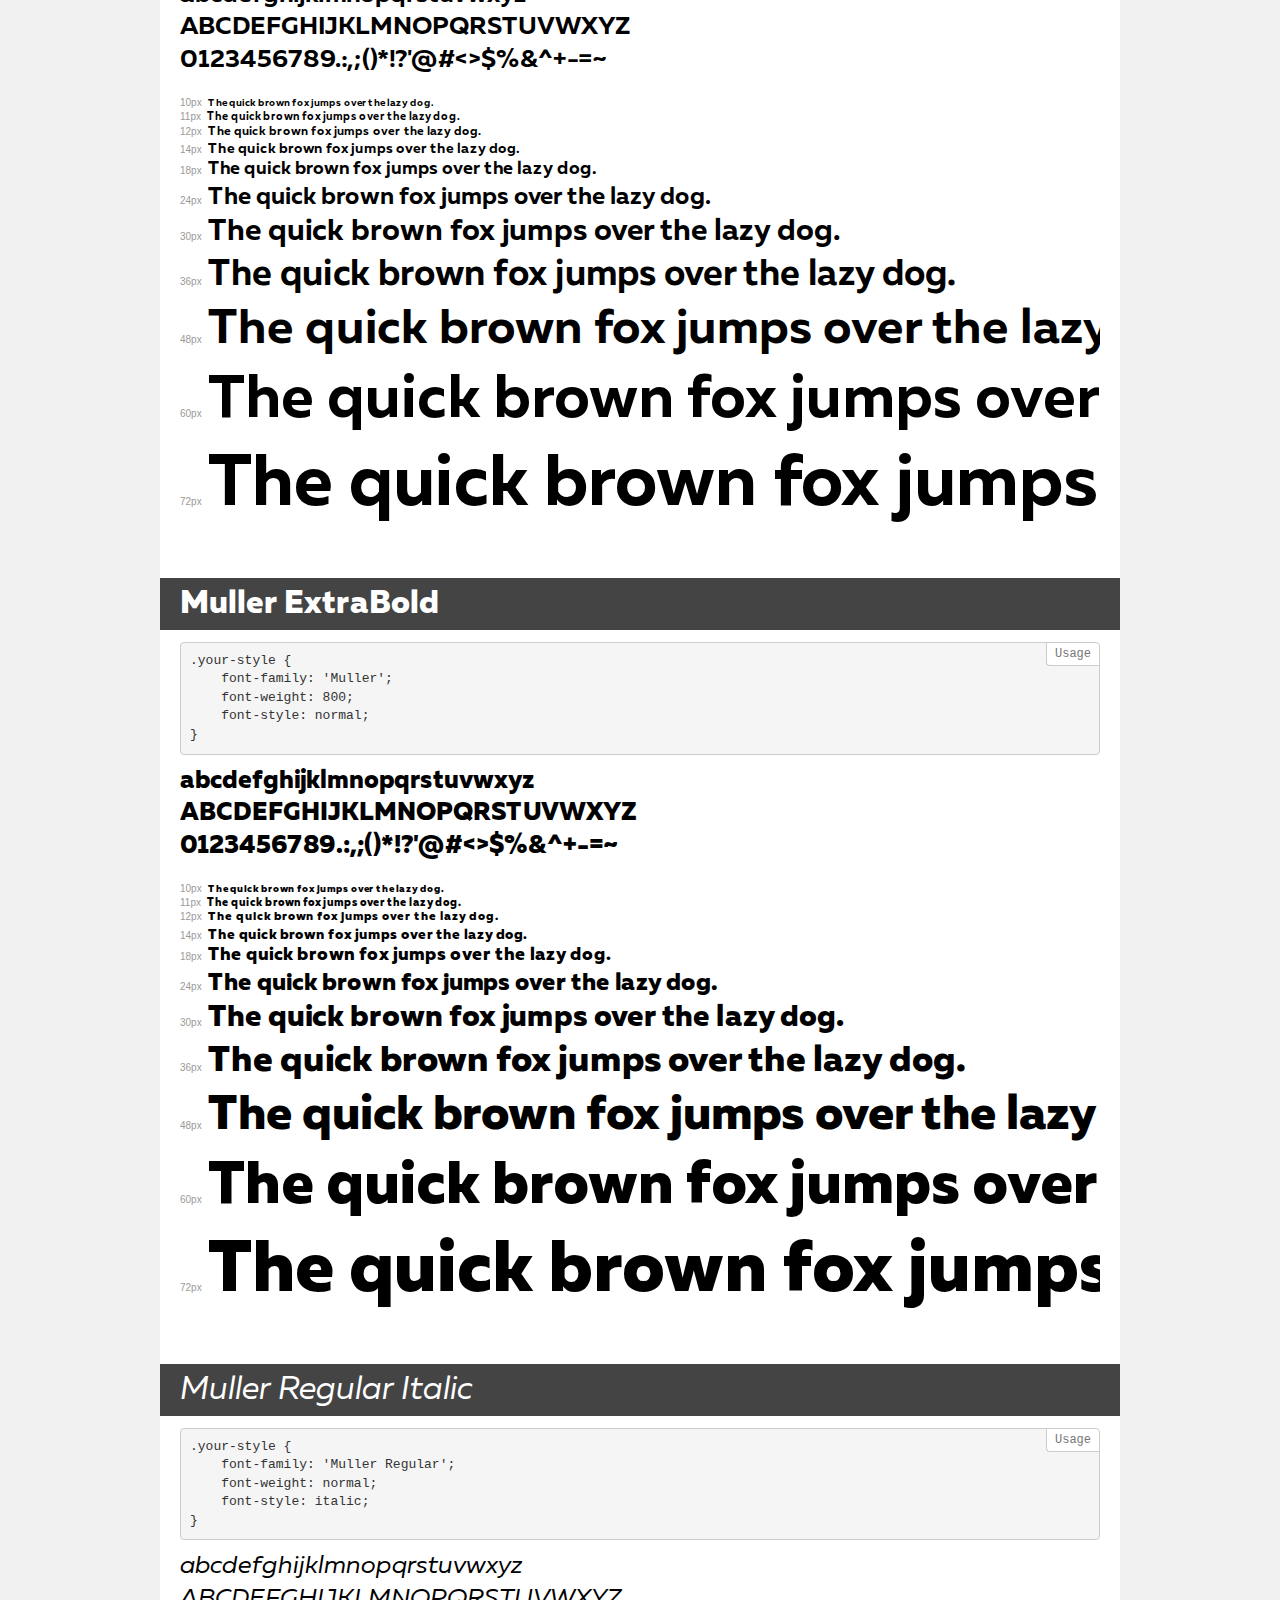
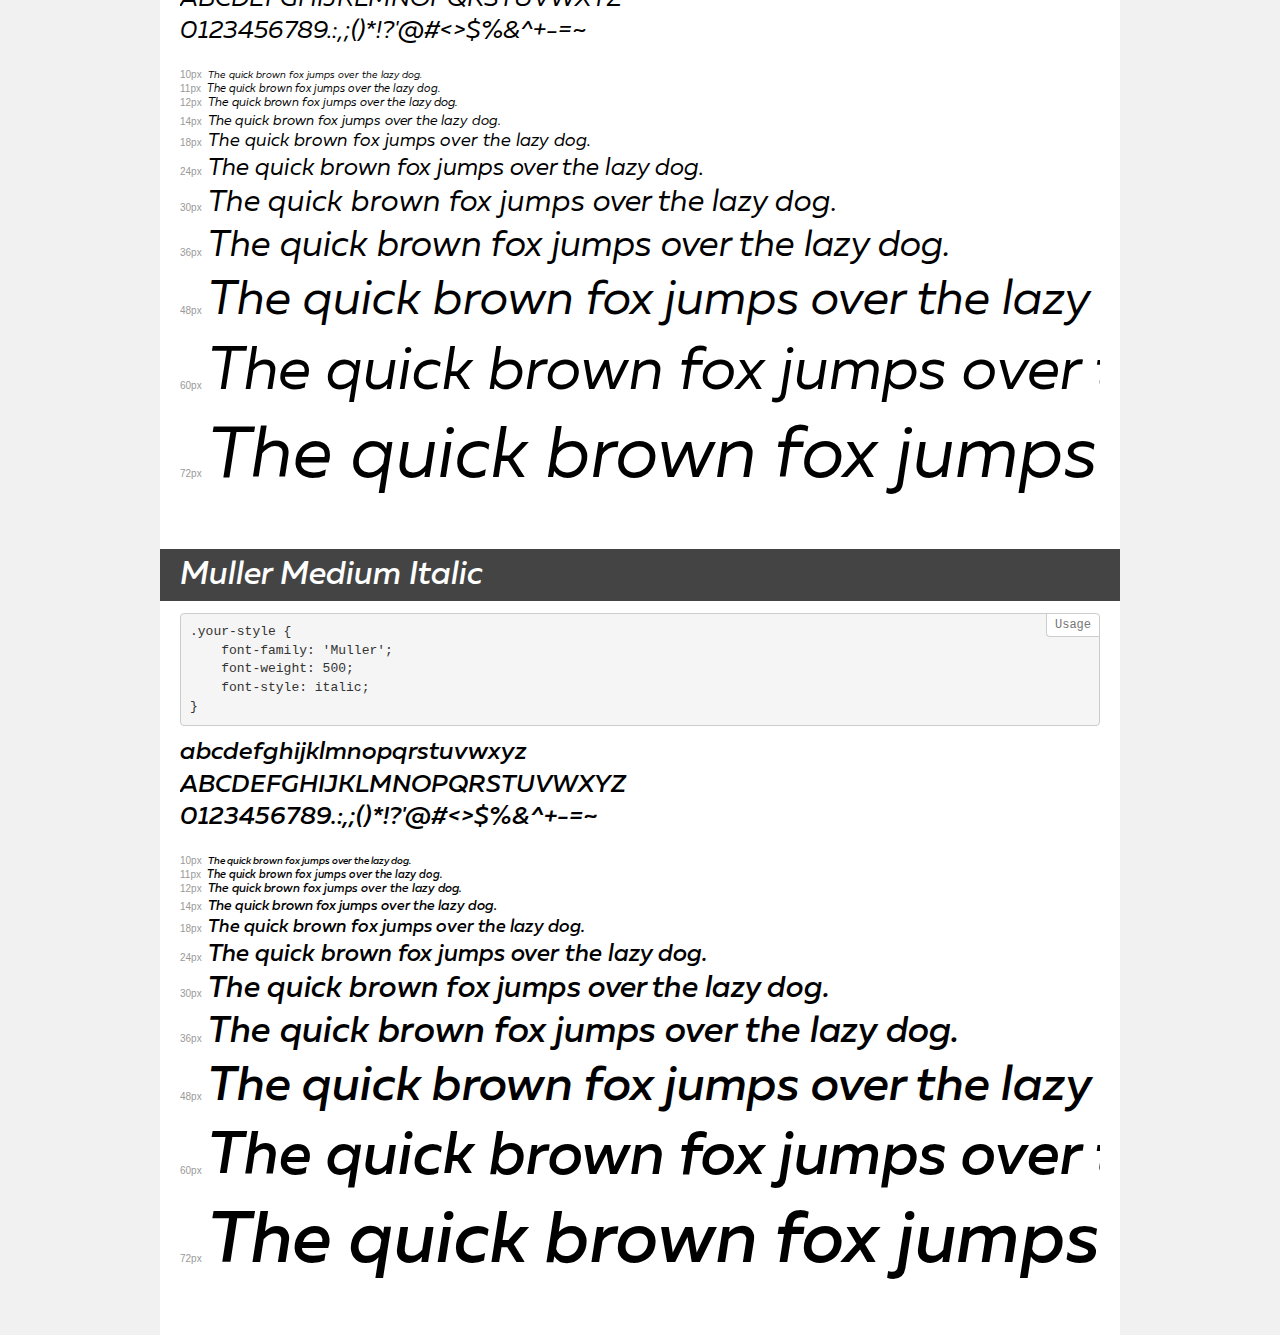
<file: fonts/demo.html>
<!DOCTYPE html>
<html>
<head>
    <meta charset="utf-8">
    <meta http-equiv="X-UA-Compatible" content="IE=edge">
    <meta name="viewport" content="width=device-width, initial-scale=1">
    <meta name="robots" content="noindex, noarchive">
    <meta name="format-detection" content="telephone=no">
    <title>Transfonter demo</title>
    <link href="stylesheet.css" rel="stylesheet">
    <style>
        /*
        http://meyerweb.com/eric/tools/css/reset/
        v2.0 | 20110126
        License: none (public domain)
        */
        html, body, div, span, applet, object, iframe,
        h1, h2, h3, h4, h5, h6, p, blockquote, pre,
        a, abbr, acronym, address, big, cite, code,
        del, dfn, em, img, ins, kbd, q, s, samp,
        small, strike, strong, sub, sup, tt, var,
        b, u, i, center,
        dl, dt, dd, ol, ul, li,
        fieldset, form, label, legend,
        table, caption, tbody, tfoot, thead, tr, th, td,
        article, aside, canvas, details, embed,
        figure, figcaption, footer, header, hgroup,
        menu, nav, output, ruby, section, summary,
        time, mark, audio, video {
            margin: 0;
            padding: 0;
            border: 0;
            font-size: 100%;
            font: inherit;
            vertical-align: baseline;
        }
        /* HTML5 display-role reset for older browsers */
        article, aside, details, figcaption, figure,
        footer, header, hgroup, menu, nav, section {
            display: block;
        }
        body {
            line-height: 1;
        }
        ol, ul {
            list-style: none;
        }
        blockquote, q {
            quotes: none;
        }
        blockquote:before, blockquote:after,
        q:before, q:after {
            content: '';
            content: none;
        }
        table {
            border-collapse: collapse;
            border-spacing: 0;
        }
        /* common styles */
        body {
            background: #f1f1f1;
            color: #000;
        }
        .page {
            background: #fff;
            width: 920px;
            margin: 0 auto;
            padding: 20px 20px 0 20px;
            overflow: hidden;
        }
        .font-container {
            overflow-x: auto;
            overflow-y: hidden;
            margin-bottom: 40px;
            line-height: 1.3;
            white-space: nowrap;
            padding-bottom: 5px;
        }
        h1 {
            position: relative;
            background: #444;
            font-size: 32px;
            color: #fff;
            padding: 10px 20px;
            margin: 0 -20px 12px -20px;
        }
        .letters {
            font-size: 25px;
            margin-bottom: 20px;
        }
        .s10:before {
            content: '10px';
        }
        .s11:before {
            content: '11px';
        }
        .s12:before {
            content: '12px';
        }
        .s14:before {
            content: '14px';
        }
        .s18:before {
            content: '18px';
        }
        .s24:before {
            content: '24px';
        }
        .s30:before {
            content: '30px';
        }
        .s36:before {
            content: '36px';
        }
        .s48:before {
            content: '48px';
        }
        .s60:before {
            content: '60px';
        }
        .s72:before {
            content: '72px';
        }
        .s10:before, .s11:before, .s12:before, .s14:before,
        .s18:before, .s24:before, .s30:before, .s36:before,
        .s48:before, .s60:before, .s72:before {
            font-family: Arial, sans-serif;
            font-size: 10px;
            font-weight: normal;
            font-style: normal;
            color: #999;
            padding-right: 6px;
        }
        pre {
            display: block;
            position: relative;
            padding: 9px;
            margin: 0 0 10px;
            font-family: Monaco, Menlo, Consolas, "Courier New", monospace !important;
            font-size: 13px;
            line-height: 1.428571429;
            color: #333;
            font-weight: normal !important;
            font-style: normal !important;
            background-color: #f5f5f5;
            border: 1px solid #ccc;
            overflow-x: auto;
            border-radius: 4px;
        }
        pre:after {
            display: block;
            position: absolute;
            right: 0;
            top: 0;
            content: 'Usage';
            line-height: 1;
            padding: 5px 8px;
            font-size: 12px;
            color: #767676;
            background-color: #fff;
            border: 1px solid #ccc;
            border-right: none;
            border-top: none;
            border-radius: 0 4px 0 4px;
            z-index: 10;
        }
        /* responsive */
        @media (max-width: 959px) {
            .page {
                width: auto;
                margin: 0;
            }
        }
    </style>
</head>
<body>
<div class="page">
    <div class="demo" style="font-family: 'Muller'; font-weight: 200; font-style: normal;">
        <h1>Muller UltraLight</h1>
        <pre>.your-style {
    font-family: 'Muller';
    font-weight: 200;
    font-style: normal;
}</pre>
        <div class="font-container">
            <p class="letters">
                abcdefghijklmnopqrstuvwxyz<br>
ABCDEFGHIJKLMNOPQRSTUVWXYZ<br>
                0123456789.:,;()*!?'@#<>$%&^+-=~
            </p>
            <p class="s10" style="font-size: 10px;">The quick brown fox jumps over the lazy dog.</p>
            <p class="s11" style="font-size: 11px;">The quick brown fox jumps over the lazy dog.</p>
            <p class="s12" style="font-size: 12px;">The quick brown fox jumps over the lazy dog.</p>
            <p class="s14" style="font-size: 14px;">The quick brown fox jumps over the lazy dog.</p>
            <p class="s18" style="font-size: 18px;">The quick brown fox jumps over the lazy dog.</p>
            <p class="s24" style="font-size: 24px;">The quick brown fox jumps over the lazy dog.</p>
            <p class="s30" style="font-size: 30px;">The quick brown fox jumps over the lazy dog.</p>
            <p class="s36" style="font-size: 36px;">The quick brown fox jumps over the lazy dog.</p>
            <p class="s48" style="font-size: 48px;">The quick brown fox jumps over the lazy dog.</p>
            <p class="s60" style="font-size: 60px;">The quick brown fox jumps over the lazy dog.</p>
            <p class="s72" style="font-size: 72px;">The quick brown fox jumps over the lazy dog.</p>
        </div>
    </div>
    <div class="demo" style="font-family: 'Muller'; font-weight: bold; font-style: italic;">
        <h1>Muller Bold Italic</h1>
        <pre>.your-style {
    font-family: 'Muller';
    font-weight: bold;
    font-style: italic;
}</pre>
        <div class="font-container">
            <p class="letters">
                abcdefghijklmnopqrstuvwxyz<br>
ABCDEFGHIJKLMNOPQRSTUVWXYZ<br>
                0123456789.:,;()*!?'@#<>$%&^+-=~
            </p>
            <p class="s10" style="font-size: 10px;">The quick brown fox jumps over the lazy dog.</p>
            <p class="s11" style="font-size: 11px;">The quick brown fox jumps over the lazy dog.</p>
            <p class="s12" style="font-size: 12px;">The quick brown fox jumps over the lazy dog.</p>
            <p class="s14" style="font-size: 14px;">The quick brown fox jumps over the lazy dog.</p>
            <p class="s18" style="font-size: 18px;">The quick brown fox jumps over the lazy dog.</p>
            <p class="s24" style="font-size: 24px;">The quick brown fox jumps over the lazy dog.</p>
            <p class="s30" style="font-size: 30px;">The quick brown fox jumps over the lazy dog.</p>
            <p class="s36" style="font-size: 36px;">The quick brown fox jumps over the lazy dog.</p>
            <p class="s48" style="font-size: 48px;">The quick brown fox jumps over the lazy dog.</p>
            <p class="s60" style="font-size: 60px;">The quick brown fox jumps over the lazy dog.</p>
            <p class="s72" style="font-size: 72px;">The quick brown fox jumps over the lazy dog.</p>
        </div>
    </div>
    <div class="demo" style="font-family: 'Muller'; font-weight: 500; font-style: normal;">
        <h1>Muller Medium</h1>
        <pre>.your-style {
    font-family: 'Muller';
    font-weight: 500;
    font-style: normal;
}</pre>
        <div class="font-container">
            <p class="letters">
                abcdefghijklmnopqrstuvwxyz<br>
ABCDEFGHIJKLMNOPQRSTUVWXYZ<br>
                0123456789.:,;()*!?'@#<>$%&^+-=~
            </p>
            <p class="s10" style="font-size: 10px;">The quick brown fox jumps over the lazy dog.</p>
            <p class="s11" style="font-size: 11px;">The quick brown fox jumps over the lazy dog.</p>
            <p class="s12" style="font-size: 12px;">The quick brown fox jumps over the lazy dog.</p>
            <p class="s14" style="font-size: 14px;">The quick brown fox jumps over the lazy dog.</p>
            <p class="s18" style="font-size: 18px;">The quick brown fox jumps over the lazy dog.</p>
            <p class="s24" style="font-size: 24px;">The quick brown fox jumps over the lazy dog.</p>
            <p class="s30" style="font-size: 30px;">The quick brown fox jumps over the lazy dog.</p>
            <p class="s36" style="font-size: 36px;">The quick brown fox jumps over the lazy dog.</p>
            <p class="s48" style="font-size: 48px;">The quick brown fox jumps over the lazy dog.</p>
            <p class="s60" style="font-size: 60px;">The quick brown fox jumps over the lazy dog.</p>
            <p class="s72" style="font-size: 72px;">The quick brown fox jumps over the lazy dog.</p>
        </div>
    </div>
    <div class="demo" style="font-family: 'Muller'; font-weight: 800; font-style: italic;">
        <h1>Muller ExtraBold Italic</h1>
        <pre>.your-style {
    font-family: 'Muller';
    font-weight: 800;
    font-style: italic;
}</pre>
        <div class="font-container">
            <p class="letters">
                abcdefghijklmnopqrstuvwxyz<br>
ABCDEFGHIJKLMNOPQRSTUVWXYZ<br>
                0123456789.:,;()*!?'@#<>$%&^+-=~
            </p>
            <p class="s10" style="font-size: 10px;">The quick brown fox jumps over the lazy dog.</p>
            <p class="s11" style="font-size: 11px;">The quick brown fox jumps over the lazy dog.</p>
            <p class="s12" style="font-size: 12px;">The quick brown fox jumps over the lazy dog.</p>
            <p class="s14" style="font-size: 14px;">The quick brown fox jumps over the lazy dog.</p>
            <p class="s18" style="font-size: 18px;">The quick brown fox jumps over the lazy dog.</p>
            <p class="s24" style="font-size: 24px;">The quick brown fox jumps over the lazy dog.</p>
            <p class="s30" style="font-size: 30px;">The quick brown fox jumps over the lazy dog.</p>
            <p class="s36" style="font-size: 36px;">The quick brown fox jumps over the lazy dog.</p>
            <p class="s48" style="font-size: 48px;">The quick brown fox jumps over the lazy dog.</p>
            <p class="s60" style="font-size: 60px;">The quick brown fox jumps over the lazy dog.</p>
            <p class="s72" style="font-size: 72px;">The quick brown fox jumps over the lazy dog.</p>
        </div>
    </div>
    <div class="demo" style="font-family: 'Muller'; font-weight: 200; font-style: italic;">
        <h1>Muller UltraLight Italic</h1>
        <pre>.your-style {
    font-family: 'Muller';
    font-weight: 200;
    font-style: italic;
}</pre>
        <div class="font-container">
            <p class="letters">
                abcdefghijklmnopqrstuvwxyz<br>
ABCDEFGHIJKLMNOPQRSTUVWXYZ<br>
                0123456789.:,;()*!?'@#<>$%&^+-=~
            </p>
            <p class="s10" style="font-size: 10px;">The quick brown fox jumps over the lazy dog.</p>
            <p class="s11" style="font-size: 11px;">The quick brown fox jumps over the lazy dog.</p>
            <p class="s12" style="font-size: 12px;">The quick brown fox jumps over the lazy dog.</p>
            <p class="s14" style="font-size: 14px;">The quick brown fox jumps over the lazy dog.</p>
            <p class="s18" style="font-size: 18px;">The quick brown fox jumps over the lazy dog.</p>
            <p class="s24" style="font-size: 24px;">The quick brown fox jumps over the lazy dog.</p>
            <p class="s30" style="font-size: 30px;">The quick brown fox jumps over the lazy dog.</p>
            <p class="s36" style="font-size: 36px;">The quick brown fox jumps over the lazy dog.</p>
            <p class="s48" style="font-size: 48px;">The quick brown fox jumps over the lazy dog.</p>
            <p class="s60" style="font-size: 60px;">The quick brown fox jumps over the lazy dog.</p>
            <p class="s72" style="font-size: 72px;">The quick brown fox jumps over the lazy dog.</p>
        </div>
    </div>
    <div class="demo" style="font-family: 'Muller'; font-weight: normal; font-style: normal;">
        <h1>Muller Regular</h1>
        <pre>.your-style {
    font-family: 'Muller';
    font-weight: normal;
    font-style: normal;
}</pre>
        <div class="font-container">
            <p class="letters">
                abcdefghijklmnopqrstuvwxyz<br>
ABCDEFGHIJKLMNOPQRSTUVWXYZ<br>
                0123456789.:,;()*!?'@#<>$%&^+-=~
            </p>
            <p class="s10" style="font-size: 10px;">The quick brown fox jumps over the lazy dog.</p>
            <p class="s11" style="font-size: 11px;">The quick brown fox jumps over the lazy dog.</p>
            <p class="s12" style="font-size: 12px;">The quick brown fox jumps over the lazy dog.</p>
            <p class="s14" style="font-size: 14px;">The quick brown fox jumps over the lazy dog.</p>
            <p class="s18" style="font-size: 18px;">The quick brown fox jumps over the lazy dog.</p>
            <p class="s24" style="font-size: 24px;">The quick brown fox jumps over the lazy dog.</p>
            <p class="s30" style="font-size: 30px;">The quick brown fox jumps over the lazy dog.</p>
            <p class="s36" style="font-size: 36px;">The quick brown fox jumps over the lazy dog.</p>
            <p class="s48" style="font-size: 48px;">The quick brown fox jumps over the lazy dog.</p>
            <p class="s60" style="font-size: 60px;">The quick brown fox jumps over the lazy dog.</p>
            <p class="s72" style="font-size: 72px;">The quick brown fox jumps over the lazy dog.</p>
        </div>
    </div>
    <div class="demo" style="font-family: 'Muller'; font-weight: 900; font-style: italic;">
        <h1>Muller Black Italic</h1>
        <pre>.your-style {
    font-family: 'Muller';
    font-weight: 900;
    font-style: italic;
}</pre>
        <div class="font-container">
            <p class="letters">
                abcdefghijklmnopqrstuvwxyz<br>
ABCDEFGHIJKLMNOPQRSTUVWXYZ<br>
                0123456789.:,;()*!?'@#<>$%&^+-=~
            </p>
            <p class="s10" style="font-size: 10px;">The quick brown fox jumps over the lazy dog.</p>
            <p class="s11" style="font-size: 11px;">The quick brown fox jumps over the lazy dog.</p>
            <p class="s12" style="font-size: 12px;">The quick brown fox jumps over the lazy dog.</p>
            <p class="s14" style="font-size: 14px;">The quick brown fox jumps over the lazy dog.</p>
            <p class="s18" style="font-size: 18px;">The quick brown fox jumps over the lazy dog.</p>
            <p class="s24" style="font-size: 24px;">The quick brown fox jumps over the lazy dog.</p>
            <p class="s30" style="font-size: 30px;">The quick brown fox jumps over the lazy dog.</p>
            <p class="s36" style="font-size: 36px;">The quick brown fox jumps over the lazy dog.</p>
            <p class="s48" style="font-size: 48px;">The quick brown fox jumps over the lazy dog.</p>
            <p class="s60" style="font-size: 60px;">The quick brown fox jumps over the lazy dog.</p>
            <p class="s72" style="font-size: 72px;">The quick brown fox jumps over the lazy dog.</p>
        </div>
    </div>
    <div class="demo" style="font-family: 'Muller Hairline'; font-weight: 100; font-style: italic;">
        <h1>Muller Hairline Italic</h1>
        <pre>.your-style {
    font-family: 'Muller Hairline';
    font-weight: 100;
    font-style: italic;
}</pre>
        <div class="font-container">
            <p class="letters">
                abcdefghijklmnopqrstuvwxyz<br>
ABCDEFGHIJKLMNOPQRSTUVWXYZ<br>
                0123456789.:,;()*!?'@#<>$%&^+-=~
            </p>
            <p class="s10" style="font-size: 10px;">The quick brown fox jumps over the lazy dog.</p>
            <p class="s11" style="font-size: 11px;">The quick brown fox jumps over the lazy dog.</p>
            <p class="s12" style="font-size: 12px;">The quick brown fox jumps over the lazy dog.</p>
            <p class="s14" style="font-size: 14px;">The quick brown fox jumps over the lazy dog.</p>
            <p class="s18" style="font-size: 18px;">The quick brown fox jumps over the lazy dog.</p>
            <p class="s24" style="font-size: 24px;">The quick brown fox jumps over the lazy dog.</p>
            <p class="s30" style="font-size: 30px;">The quick brown fox jumps over the lazy dog.</p>
            <p class="s36" style="font-size: 36px;">The quick brown fox jumps over the lazy dog.</p>
            <p class="s48" style="font-size: 48px;">The quick brown fox jumps over the lazy dog.</p>
            <p class="s60" style="font-size: 60px;">The quick brown fox jumps over the lazy dog.</p>
            <p class="s72" style="font-size: 72px;">The quick brown fox jumps over the lazy dog.</p>
        </div>
    </div>
    <div class="demo" style="font-family: 'Muller'; font-weight: 900; font-style: italic;">
        <h1>Muller Heavy Italic</h1>
        <pre>.your-style {
    font-family: 'Muller';
    font-weight: 900;
    font-style: italic;
}</pre>
        <div class="font-container">
            <p class="letters">
                abcdefghijklmnopqrstuvwxyz<br>
ABCDEFGHIJKLMNOPQRSTUVWXYZ<br>
                0123456789.:,;()*!?'@#<>$%&^+-=~
            </p>
            <p class="s10" style="font-size: 10px;">The quick brown fox jumps over the lazy dog.</p>
            <p class="s11" style="font-size: 11px;">The quick brown fox jumps over the lazy dog.</p>
            <p class="s12" style="font-size: 12px;">The quick brown fox jumps over the lazy dog.</p>
            <p class="s14" style="font-size: 14px;">The quick brown fox jumps over the lazy dog.</p>
            <p class="s18" style="font-size: 18px;">The quick brown fox jumps over the lazy dog.</p>
            <p class="s24" style="font-size: 24px;">The quick brown fox jumps over the lazy dog.</p>
            <p class="s30" style="font-size: 30px;">The quick brown fox jumps over the lazy dog.</p>
            <p class="s36" style="font-size: 36px;">The quick brown fox jumps over the lazy dog.</p>
            <p class="s48" style="font-size: 48px;">The quick brown fox jumps over the lazy dog.</p>
            <p class="s60" style="font-size: 60px;">The quick brown fox jumps over the lazy dog.</p>
            <p class="s72" style="font-size: 72px;">The quick brown fox jumps over the lazy dog.</p>
        </div>
    </div>
    <div class="demo" style="font-family: 'Muller'; font-weight: 100; font-style: italic;">
        <h1>Muller Thin Italic</h1>
        <pre>.your-style {
    font-family: 'Muller';
    font-weight: 100;
    font-style: italic;
}</pre>
        <div class="font-container">
            <p class="letters">
                abcdefghijklmnopqrstuvwxyz<br>
ABCDEFGHIJKLMNOPQRSTUVWXYZ<br>
                0123456789.:,;()*!?'@#<>$%&^+-=~
            </p>
            <p class="s10" style="font-size: 10px;">The quick brown fox jumps over the lazy dog.</p>
            <p class="s11" style="font-size: 11px;">The quick brown fox jumps over the lazy dog.</p>
            <p class="s12" style="font-size: 12px;">The quick brown fox jumps over the lazy dog.</p>
            <p class="s14" style="font-size: 14px;">The quick brown fox jumps over the lazy dog.</p>
            <p class="s18" style="font-size: 18px;">The quick brown fox jumps over the lazy dog.</p>
            <p class="s24" style="font-size: 24px;">The quick brown fox jumps over the lazy dog.</p>
            <p class="s30" style="font-size: 30px;">The quick brown fox jumps over the lazy dog.</p>
            <p class="s36" style="font-size: 36px;">The quick brown fox jumps over the lazy dog.</p>
            <p class="s48" style="font-size: 48px;">The quick brown fox jumps over the lazy dog.</p>
            <p class="s60" style="font-size: 60px;">The quick brown fox jumps over the lazy dog.</p>
            <p class="s72" style="font-size: 72px;">The quick brown fox jumps over the lazy dog.</p>
        </div>
    </div>
    <div class="demo" style="font-family: 'Muller Hairline'; font-weight: 100; font-style: normal;">
        <h1>Muller Hairline</h1>
        <pre>.your-style {
    font-family: 'Muller Hairline';
    font-weight: 100;
    font-style: normal;
}</pre>
        <div class="font-container">
            <p class="letters">
                abcdefghijklmnopqrstuvwxyz<br>
ABCDEFGHIJKLMNOPQRSTUVWXYZ<br>
                0123456789.:,;()*!?'@#<>$%&^+-=~
            </p>
            <p class="s10" style="font-size: 10px;">The quick brown fox jumps over the lazy dog.</p>
            <p class="s11" style="font-size: 11px;">The quick brown fox jumps over the lazy dog.</p>
            <p class="s12" style="font-size: 12px;">The quick brown fox jumps over the lazy dog.</p>
            <p class="s14" style="font-size: 14px;">The quick brown fox jumps over the lazy dog.</p>
            <p class="s18" style="font-size: 18px;">The quick brown fox jumps over the lazy dog.</p>
            <p class="s24" style="font-size: 24px;">The quick brown fox jumps over the lazy dog.</p>
            <p class="s30" style="font-size: 30px;">The quick brown fox jumps over the lazy dog.</p>
            <p class="s36" style="font-size: 36px;">The quick brown fox jumps over the lazy dog.</p>
            <p class="s48" style="font-size: 48px;">The quick brown fox jumps over the lazy dog.</p>
            <p class="s60" style="font-size: 60px;">The quick brown fox jumps over the lazy dog.</p>
            <p class="s72" style="font-size: 72px;">The quick brown fox jumps over the lazy dog.</p>
        </div>
    </div>
    <div class="demo" style="font-family: 'Muller'; font-weight: 900; font-style: normal;">
        <h1>Muller Heavy</h1>
        <pre>.your-style {
    font-family: 'Muller';
    font-weight: 900;
    font-style: normal;
}</pre>
        <div class="font-container">
            <p class="letters">
                abcdefghijklmnopqrstuvwxyz<br>
ABCDEFGHIJKLMNOPQRSTUVWXYZ<br>
                0123456789.:,;()*!?'@#<>$%&^+-=~
            </p>
            <p class="s10" style="font-size: 10px;">The quick brown fox jumps over the lazy dog.</p>
            <p class="s11" style="font-size: 11px;">The quick brown fox jumps over the lazy dog.</p>
            <p class="s12" style="font-size: 12px;">The quick brown fox jumps over the lazy dog.</p>
            <p class="s14" style="font-size: 14px;">The quick brown fox jumps over the lazy dog.</p>
            <p class="s18" style="font-size: 18px;">The quick brown fox jumps over the lazy dog.</p>
            <p class="s24" style="font-size: 24px;">The quick brown fox jumps over the lazy dog.</p>
            <p class="s30" style="font-size: 30px;">The quick brown fox jumps over the lazy dog.</p>
            <p class="s36" style="font-size: 36px;">The quick brown fox jumps over the lazy dog.</p>
            <p class="s48" style="font-size: 48px;">The quick brown fox jumps over the lazy dog.</p>
            <p class="s60" style="font-size: 60px;">The quick brown fox jumps over the lazy dog.</p>
            <p class="s72" style="font-size: 72px;">The quick brown fox jumps over the lazy dog.</p>
        </div>
    </div>
    <div class="demo" style="font-family: 'Muller'; font-weight: 100; font-style: normal;">
        <h1>Muller Thin</h1>
        <pre>.your-style {
    font-family: 'Muller';
    font-weight: 100;
    font-style: normal;
}</pre>
        <div class="font-container">
            <p class="letters">
                abcdefghijklmnopqrstuvwxyz<br>
ABCDEFGHIJKLMNOPQRSTUVWXYZ<br>
                0123456789.:,;()*!?'@#<>$%&^+-=~
            </p>
            <p class="s10" style="font-size: 10px;">The quick brown fox jumps over the lazy dog.</p>
            <p class="s11" style="font-size: 11px;">The quick brown fox jumps over the lazy dog.</p>
            <p class="s12" style="font-size: 12px;">The quick brown fox jumps over the lazy dog.</p>
            <p class="s14" style="font-size: 14px;">The quick brown fox jumps over the lazy dog.</p>
            <p class="s18" style="font-size: 18px;">The quick brown fox jumps over the lazy dog.</p>
            <p class="s24" style="font-size: 24px;">The quick brown fox jumps over the lazy dog.</p>
            <p class="s30" style="font-size: 30px;">The quick brown fox jumps over the lazy dog.</p>
            <p class="s36" style="font-size: 36px;">The quick brown fox jumps over the lazy dog.</p>
            <p class="s48" style="font-size: 48px;">The quick brown fox jumps over the lazy dog.</p>
            <p class="s60" style="font-size: 60px;">The quick brown fox jumps over the lazy dog.</p>
            <p class="s72" style="font-size: 72px;">The quick brown fox jumps over the lazy dog.</p>
        </div>
    </div>
    <div class="demo" style="font-family: 'Muller'; font-weight: 300; font-style: italic;">
        <h1>Muller Light Italic</h1>
        <pre>.your-style {
    font-family: 'Muller';
    font-weight: 300;
    font-style: italic;
}</pre>
        <div class="font-container">
            <p class="letters">
                abcdefghijklmnopqrstuvwxyz<br>
ABCDEFGHIJKLMNOPQRSTUVWXYZ<br>
                0123456789.:,;()*!?'@#<>$%&^+-=~
            </p>
            <p class="s10" style="font-size: 10px;">The quick brown fox jumps over the lazy dog.</p>
            <p class="s11" style="font-size: 11px;">The quick brown fox jumps over the lazy dog.</p>
            <p class="s12" style="font-size: 12px;">The quick brown fox jumps over the lazy dog.</p>
            <p class="s14" style="font-size: 14px;">The quick brown fox jumps over the lazy dog.</p>
            <p class="s18" style="font-size: 18px;">The quick brown fox jumps over the lazy dog.</p>
            <p class="s24" style="font-size: 24px;">The quick brown fox jumps over the lazy dog.</p>
            <p class="s30" style="font-size: 30px;">The quick brown fox jumps over the lazy dog.</p>
            <p class="s36" style="font-size: 36px;">The quick brown fox jumps over the lazy dog.</p>
            <p class="s48" style="font-size: 48px;">The quick brown fox jumps over the lazy dog.</p>
            <p class="s60" style="font-size: 60px;">The quick brown fox jumps over the lazy dog.</p>
            <p class="s72" style="font-size: 72px;">The quick brown fox jumps over the lazy dog.</p>
        </div>
    </div>
    <div class="demo" style="font-family: 'Muller'; font-weight: 300; font-style: normal;">
        <h1>Muller Light</h1>
        <pre>.your-style {
    font-family: 'Muller';
    font-weight: 300;
    font-style: normal;
}</pre>
        <div class="font-container">
            <p class="letters">
                abcdefghijklmnopqrstuvwxyz<br>
ABCDEFGHIJKLMNOPQRSTUVWXYZ<br>
                0123456789.:,;()*!?'@#<>$%&^+-=~
            </p>
            <p class="s10" style="font-size: 10px;">The quick brown fox jumps over the lazy dog.</p>
            <p class="s11" style="font-size: 11px;">The quick brown fox jumps over the lazy dog.</p>
            <p class="s12" style="font-size: 12px;">The quick brown fox jumps over the lazy dog.</p>
            <p class="s14" style="font-size: 14px;">The quick brown fox jumps over the lazy dog.</p>
            <p class="s18" style="font-size: 18px;">The quick brown fox jumps over the lazy dog.</p>
            <p class="s24" style="font-size: 24px;">The quick brown fox jumps over the lazy dog.</p>
            <p class="s30" style="font-size: 30px;">The quick brown fox jumps over the lazy dog.</p>
            <p class="s36" style="font-size: 36px;">The quick brown fox jumps over the lazy dog.</p>
            <p class="s48" style="font-size: 48px;">The quick brown fox jumps over the lazy dog.</p>
            <p class="s60" style="font-size: 60px;">The quick brown fox jumps over the lazy dog.</p>
            <p class="s72" style="font-size: 72px;">The quick brown fox jumps over the lazy dog.</p>
        </div>
    </div>
    <div class="demo" style="font-family: 'Muller'; font-weight: 900; font-style: normal;">
        <h1>Muller Black</h1>
        <pre>.your-style {
    font-family: 'Muller';
    font-weight: 900;
    font-style: normal;
}</pre>
        <div class="font-container">
            <p class="letters">
                abcdefghijklmnopqrstuvwxyz<br>
ABCDEFGHIJKLMNOPQRSTUVWXYZ<br>
                0123456789.:,;()*!?'@#<>$%&^+-=~
            </p>
            <p class="s10" style="font-size: 10px;">The quick brown fox jumps over the lazy dog.</p>
            <p class="s11" style="font-size: 11px;">The quick brown fox jumps over the lazy dog.</p>
            <p class="s12" style="font-size: 12px;">The quick brown fox jumps over the lazy dog.</p>
            <p class="s14" style="font-size: 14px;">The quick brown fox jumps over the lazy dog.</p>
            <p class="s18" style="font-size: 18px;">The quick brown fox jumps over the lazy dog.</p>
            <p class="s24" style="font-size: 24px;">The quick brown fox jumps over the lazy dog.</p>
            <p class="s30" style="font-size: 30px;">The quick brown fox jumps over the lazy dog.</p>
            <p class="s36" style="font-size: 36px;">The quick brown fox jumps over the lazy dog.</p>
            <p class="s48" style="font-size: 48px;">The quick brown fox jumps over the lazy dog.</p>
            <p class="s60" style="font-size: 60px;">The quick brown fox jumps over the lazy dog.</p>
            <p class="s72" style="font-size: 72px;">The quick brown fox jumps over the lazy dog.</p>
        </div>
    </div>
    <div class="demo" style="font-family: 'Muller'; font-weight: bold; font-style: normal;">
        <h1>Muller Bold</h1>
        <pre>.your-style {
    font-family: 'Muller';
    font-weight: bold;
    font-style: normal;
}</pre>
        <div class="font-container">
            <p class="letters">
                abcdefghijklmnopqrstuvwxyz<br>
ABCDEFGHIJKLMNOPQRSTUVWXYZ<br>
                0123456789.:,;()*!?'@#<>$%&^+-=~
            </p>
            <p class="s10" style="font-size: 10px;">The quick brown fox jumps over the lazy dog.</p>
            <p class="s11" style="font-size: 11px;">The quick brown fox jumps over the lazy dog.</p>
            <p class="s12" style="font-size: 12px;">The quick brown fox jumps over the lazy dog.</p>
            <p class="s14" style="font-size: 14px;">The quick brown fox jumps over the lazy dog.</p>
            <p class="s18" style="font-size: 18px;">The quick brown fox jumps over the lazy dog.</p>
            <p class="s24" style="font-size: 24px;">The quick brown fox jumps over the lazy dog.</p>
            <p class="s30" style="font-size: 30px;">The quick brown fox jumps over the lazy dog.</p>
            <p class="s36" style="font-size: 36px;">The quick brown fox jumps over the lazy dog.</p>
            <p class="s48" style="font-size: 48px;">The quick brown fox jumps over the lazy dog.</p>
            <p class="s60" style="font-size: 60px;">The quick brown fox jumps over the lazy dog.</p>
            <p class="s72" style="font-size: 72px;">The quick brown fox jumps over the lazy dog.</p>
        </div>
    </div>
    <div class="demo" style="font-family: 'Muller'; font-weight: 800; font-style: normal;">
        <h1>Muller ExtraBold</h1>
        <pre>.your-style {
    font-family: 'Muller';
    font-weight: 800;
    font-style: normal;
}</pre>
        <div class="font-container">
            <p class="letters">
                abcdefghijklmnopqrstuvwxyz<br>
ABCDEFGHIJKLMNOPQRSTUVWXYZ<br>
                0123456789.:,;()*!?'@#<>$%&^+-=~
            </p>
            <p class="s10" style="font-size: 10px;">The quick brown fox jumps over the lazy dog.</p>
            <p class="s11" style="font-size: 11px;">The quick brown fox jumps over the lazy dog.</p>
            <p class="s12" style="font-size: 12px;">The quick brown fox jumps over the lazy dog.</p>
            <p class="s14" style="font-size: 14px;">The quick brown fox jumps over the lazy dog.</p>
            <p class="s18" style="font-size: 18px;">The quick brown fox jumps over the lazy dog.</p>
            <p class="s24" style="font-size: 24px;">The quick brown fox jumps over the lazy dog.</p>
            <p class="s30" style="font-size: 30px;">The quick brown fox jumps over the lazy dog.</p>
            <p class="s36" style="font-size: 36px;">The quick brown fox jumps over the lazy dog.</p>
            <p class="s48" style="font-size: 48px;">The quick brown fox jumps over the lazy dog.</p>
            <p class="s60" style="font-size: 60px;">The quick brown fox jumps over the lazy dog.</p>
            <p class="s72" style="font-size: 72px;">The quick brown fox jumps over the lazy dog.</p>
        </div>
    </div>
    <div class="demo" style="font-family: 'Muller Regular'; font-weight: normal; font-style: italic;">
        <h1>Muller Regular Italic</h1>
        <pre>.your-style {
    font-family: 'Muller Regular';
    font-weight: normal;
    font-style: italic;
}</pre>
        <div class="font-container">
            <p class="letters">
                abcdefghijklmnopqrstuvwxyz<br>
ABCDEFGHIJKLMNOPQRSTUVWXYZ<br>
                0123456789.:,;()*!?'@#<>$%&^+-=~
            </p>
            <p class="s10" style="font-size: 10px;">The quick brown fox jumps over the lazy dog.</p>
            <p class="s11" style="font-size: 11px;">The quick brown fox jumps over the lazy dog.</p>
            <p class="s12" style="font-size: 12px;">The quick brown fox jumps over the lazy dog.</p>
            <p class="s14" style="font-size: 14px;">The quick brown fox jumps over the lazy dog.</p>
            <p class="s18" style="font-size: 18px;">The quick brown fox jumps over the lazy dog.</p>
            <p class="s24" style="font-size: 24px;">The quick brown fox jumps over the lazy dog.</p>
            <p class="s30" style="font-size: 30px;">The quick brown fox jumps over the lazy dog.</p>
            <p class="s36" style="font-size: 36px;">The quick brown fox jumps over the lazy dog.</p>
            <p class="s48" style="font-size: 48px;">The quick brown fox jumps over the lazy dog.</p>
            <p class="s60" style="font-size: 60px;">The quick brown fox jumps over the lazy dog.</p>
            <p class="s72" style="font-size: 72px;">The quick brown fox jumps over the lazy dog.</p>
        </div>
    </div>
    <div class="demo" style="font-family: 'Muller'; font-weight: 500; font-style: italic;">
        <h1>Muller Medium Italic</h1>
        <pre>.your-style {
    font-family: 'Muller';
    font-weight: 500;
    font-style: italic;
}</pre>
        <div class="font-container">
            <p class="letters">
                abcdefghijklmnopqrstuvwxyz<br>
ABCDEFGHIJKLMNOPQRSTUVWXYZ<br>
                0123456789.:,;()*!?'@#<>$%&^+-=~
            </p>
            <p class="s10" style="font-size: 10px;">The quick brown fox jumps over the lazy dog.</p>
            <p class="s11" style="font-size: 11px;">The quick brown fox jumps over the lazy dog.</p>
            <p class="s12" style="font-size: 12px;">The quick brown fox jumps over the lazy dog.</p>
            <p class="s14" style="font-size: 14px;">The quick brown fox jumps over the lazy dog.</p>
            <p class="s18" style="font-size: 18px;">The quick brown fox jumps over the lazy dog.</p>
            <p class="s24" style="font-size: 24px;">The quick brown fox jumps over the lazy dog.</p>
            <p class="s30" style="font-size: 30px;">The quick brown fox jumps over the lazy dog.</p>
            <p class="s36" style="font-size: 36px;">The quick brown fox jumps over the lazy dog.</p>
            <p class="s48" style="font-size: 48px;">The quick brown fox jumps over the lazy dog.</p>
            <p class="s60" style="font-size: 60px;">The quick brown fox jumps over the lazy dog.</p>
            <p class="s72" style="font-size: 72px;">The quick brown fox jumps over the lazy dog.</p>
        </div>
    </div>
</div>
</body>
</html>
</file>
<file: css/style.css>
body{margin:0px;font-family:Muller}.content{padding-left:5%;padding-right:5%}
</file>
<file: css/header_footer.css>
.logo{padding-top:80px;padding-left:6.25%;z-index:52}header{display:flex;z-index:50}.header_fon{position:absolute;right:0;z-index:51;width:75%}header nav{width:100%;text-align:center;display:flex;place-content:flex-end;padding-right:6.25%;padding-top:110px;z-index:52}header nav a{font-size:30px;text-decoration:none;color:#3C4A6D}header nav a:hover{font-weight:bold}header nav a:first-child,header nav a:nth-child(2),header nav a:nth-child(3){padding-right:4.1%}footer{display:flex}.footerfon{position:absolute;right:0;z-index:51;width:100%}footer nav{z-index:53}html{font-family:"Lato",sans-serif}body{margin:0;overflow-x:hidden;height:100vh;width:100vw}ul{list-style:none;margin:0;padding:0}.msg{font-family:"Pacifico",cursive;font-size:8vw;display:flex;flex-direction:column;justify-content:center;height:100%;max-height:100%;max-width:100%;align-items:center;color:#FEFEFE;background-color:#68E7D2}.features{font-family:"Lato",sans-serif;font-size:1rem;text-transform:uppercase}.features li{width:100%;text-align:center;padding:0.25em}.drawer-list{position:fixed;right:0;z-index:65;top:0;height:100vh;width:100vw;transform:translate(100vw,0);-ms-transform:translatex(-100vw);box-sizing:border-box;pointer-events:none;padding-top:125px;transition:width 475ms ease-out,transform 450ms ease,border-radius 0.8s 0.1s ease;border-bottom-left-radius:100vw;background-color:#50e3cb;background-color:rgba(60,224,197,0.9)}@media (min-width:850px){.drawer-list{width:40vw}}.drawer-list ul{height:100%;width:100%;margin:0;padding:0;overflow:auto;overflow-x:hidden;pointer-events:auto}.drawer-list li{list-style:none;text-transform:uppercase;pointer-events:auto;box-sizing:border-box;transform:translatex(100vw);-ms-transform:translatex(-100vw)}.drawer-list li:last-child{margin-bottom:2em}.drawer-list li a{text-decoration:none;color:#FEFEFE;text-align:center;font-weight:600;display:block;padding:1rem;font-size:calc(30px - .5vw)}@media (min-width:850px){.drawer-list li a{text-align:right;padding:0.5rem}}.drawer-list li a:hover{cursor:pointer;background-color:#95eee0;background-color:rgba(104,231,210,0.7)}input.hamburger{display:none}input.hamburger:checked~.drawer-list{transform:translatex(0);border-bottom-left-radius:0}input.hamburger:checked~.drawer-list li{transform:translatex(0)}input.hamburger:checked~.drawer-list li:first-child{transition:transform 1s 0.08s cubic-bezier(0.29,1.4,0.44,0.96)}input.hamburger:checked~.drawer-list li:nth-child(2){transition:transform 1s 0.16s cubic-bezier(0.29,1.4,0.44,0.96)}input.hamburger:checked~.drawer-list li:nth-child(3){transition:transform 1s 0.24s cubic-bezier(0.29,1.4,0.44,0.96)}input.hamburger:checked~.drawer-list li:nth-child(4){transition:transform 1s 0.32s cubic-bezier(0.29,1.4,0.44,0.96)}input.hamburger:checked~.drawer-list li:nth-child(5){transition:transform 1s 0.4s cubic-bezier(0.29,1.4,0.44,0.96)}input.hamburger:checked~.drawer-list li:nth-child(6){transition:transform 1s 0.48s cubic-bezier(0.29,1.4,0.44,0.96)}input.hamburger:checked~.drawer-list li:nth-child(7){transition:transform 1s 0.56s cubic-bezier(0.29,1.4,0.44,0.96)}input.hamburger:checked~.drawer-list li:nth-child(8){transition:transform 1s 0.64s cubic-bezier(0.29,1.4,0.44,0.96)}input.hamburger:checked~.drawer-list li:nth-child(9){transition:transform 1s 0.72s cubic-bezier(0.29,1.4,0.44,0.96)}input.hamburger:checked~.drawer-list li:nth-child(10){transition:transform 1s 0.8s cubic-bezier(0.29,1.4,0.44,0.96)}input.hamburger:checked~.drawer-list li:nth-child(11){transition:transform 1s 0.88s cubic-bezier(0.29,1.4,0.44,0.96)}input.hamburger:checked~.drawer-list li:nth-child(12){transition:transform 1s 0.96s cubic-bezier(0.29,1.4,0.44,0.96)}input.hamburger:checked~.drawer-list li:nth-child(13){transition:transform 1s 1.04s cubic-bezier(0.29,1.4,0.44,0.96)}input.hamburger:checked~.drawer-list li:nth-child(14){transition:transform 1s 1.12s cubic-bezier(0.29,1.4,0.44,0.96)}input.hamburger:checked~.drawer-list li:nth-child(15){transition:transform 1s 1.2s cubic-bezier(0.29,1.4,0.44,0.96)}input.hamburger:checked~.drawer-list li:nth-child(16){transition:transform 1s 1.28s cubic-bezier(0.29,1.4,0.44,0.96)}input.hamburger:checked~.drawer-list li:nth-child(17){transition:transform 1s 1.36s cubic-bezier(0.29,1.4,0.44,0.96)}input.hamburger:checked~.drawer-list li:nth-child(18){transition:transform 1s 1.44s cubic-bezier(0.29,1.4,0.44,0.96)}input.hamburger:checked~.drawer-list li:nth-child(19){transition:transform 1s 1.52s cubic-bezier(0.29,1.4,0.44,0.96)}input.hamburger:checked~.drawer-list li:nth-child(20){transition:transform 1s 1.6s cubic-bezier(0.29,1.4,0.44,0.96)}input.hamburger:checked~.drawer-list li:nth-child(21){transition:transform 1s 1.68s cubic-bezier(0.29,1.4,0.44,0.96)}input.hamburger:checked~.drawer-list li:nth-child(22){transition:transform 1s 1.76s cubic-bezier(0.29,1.4,0.44,0.96)}input.hamburger:checked~.drawer-list li:nth-child(23){transition:transform 1s 1.84s cubic-bezier(0.29,1.4,0.44,0.96)}input.hamburger:checked~.drawer-list li:nth-child(24){transition:transform 1s 1.92s cubic-bezier(0.29,1.4,0.44,0.96)}input.hamburger:checked~.drawer-list li:nth-child(25){transition:transform 1s 2s cubic-bezier(0.29,1.4,0.44,0.96)}input.hamburger:checked~.drawer-list li:nth-child(26){transition:transform 1s 2.08s cubic-bezier(0.29,1.4,0.44,0.96)}input.hamburger:checked~.drawer-list li:nth-child(27){transition:transform 1s 2.16s cubic-bezier(0.29,1.4,0.44,0.96)}input.hamburger:checked~.drawer-list li:nth-child(28){transition:transform 1s 2.24s cubic-bezier(0.29,1.4,0.44,0.96)}input.hamburger:checked~.drawer-list li:nth-child(29){transition:transform 1s 2.32s cubic-bezier(0.29,1.4,0.44,0.96)}input.hamburger:checked~.drawer-list li:nth-child(30){transition:transform 1s 2.4s cubic-bezier(0.29,1.4,0.44,0.96)}input.hamburger:checked~.drawer-list li:nth-child(31){transition:transform 1s 2.48s cubic-bezier(0.29,1.4,0.44,0.96)}input.hamburger:checked~.drawer-list li:nth-child(32){transition:transform 1s 2.56s cubic-bezier(0.29,1.4,0.44,0.96)}input.hamburger:checked~.drawer-list li:nth-child(33){transition:transform 1s 2.64s cubic-bezier(0.29,1.4,0.44,0.96)}input.hamburger:checked~.drawer-list li:nth-child(34){transition:transform 1s 2.72s cubic-bezier(0.29,1.4,0.44,0.96)}input.hamburger:checked~.drawer-list li:nth-child(35){transition:transform 1s 2.8s cubic-bezier(0.29,1.4,0.44,0.96)}input.hamburger:checked~.drawer-list li:nth-child(36){transition:transform 1s 2.88s cubic-bezier(0.29,1.4,0.44,0.96)}input.hamburger:checked~.drawer-list li:nth-child(37){transition:transform 1s 2.96s cubic-bezier(0.29,1.4,0.44,0.96)}input.hamburger:checked~.drawer-list li:nth-child(38){transition:transform 1s 3.04s cubic-bezier(0.29,1.4,0.44,0.96)}input.hamburger:checked~.drawer-list li:nth-child(39){transition:transform 1s 3.12s cubic-bezier(0.29,1.4,0.44,0.96)}input.hamburger:checked~.drawer-list li:nth-child(40){transition:transform 1s 3.2s cubic-bezier(0.29,1.4,0.44,0.96)}input.hamburger:checked~.drawer-list li:nth-child(41){transition:transform 1s 3.28s cubic-bezier(0.29,1.4,0.44,0.96)}input.hamburger:checked~.drawer-list li:nth-child(42){transition:transform 1s 3.36s cubic-bezier(0.29,1.4,0.44,0.96)}input.hamburger:checked~.drawer-list li:nth-child(43){transition:transform 1s 3.44s cubic-bezier(0.29,1.4,0.44,0.96)}input.hamburger:checked~.drawer-list li:nth-child(44){transition:transform 1s 3.52s cubic-bezier(0.29,1.4,0.44,0.96)}input.hamburger:checked~.drawer-list li:nth-child(45){transition:transform 1s 3.6s cubic-bezier(0.29,1.4,0.44,0.96)}input.hamburger:checked~.drawer-list li:nth-child(46){transition:transform 1s 3.68s cubic-bezier(0.29,1.4,0.44,0.96)}input.hamburger:checked~.drawer-list li:nth-child(47){transition:transform 1s 3.76s cubic-bezier(0.29,1.4,0.44,0.96)}input.hamburger:checked~.drawer-list li:nth-child(48){transition:transform 1s 3.84s cubic-bezier(0.29,1.4,0.44,0.96)}input.hamburger:checked~.drawer-list li:nth-child(49){transition:transform 1s 3.92s cubic-bezier(0.29,1.4,0.44,0.96)}input.hamburger:checked~.drawer-list li:nth-child(50){transition:transform 1s 4s cubic-bezier(0.29,1.4,0.44,0.96)}input.hamburger:checked~.drawer-list li a{padding-right:15px}input.hamburger:checked~label>i{background-color:transparent;transform:rotate(90deg)}input.hamburger:checked~label>i:before{transform:translate(-50%,-50%) rotate(315deg)}input.hamburger:checked~label>i:after{transform:translate(-50%,-50%) rotate(-315deg)}input.hamburger:checked~label close{color:#FEFEFE;width:100%}input.hamburger:checked~label open{color:rgba(0,0,0,0);width:0}label.hamburger{z-index:9999;position:relative;display:block;height:50px;width:50px}label.hamburger:hover{cursor:pointer}label.hamburger text close,label.hamburger text open{text-transform:uppercase;font-size:0.8em;align-text:center;position:absolute;transform:translateY(50px);text-align:center;overflow:hidden;transition:width 0.25s 0.35s,color 0.45s 0.35s}label.hamburger text close{color:rgba(0,0,0,0);right:0;width:0}label.hamburger text open{color:#FEFEFE;width:100%}label.hamburger>i{position:absolute;width:100%;height:2px;top:50%;background-color:#FEFEFE;pointer-events:auto;transition-duration:0.35s;transition-delay:0.35s}label.hamburger>i:after,label.hamburger>i:before{position:absolute;display:block;width:100%;height:2px;left:50%;background-color:#FEFEFE;content:"";transition:transform 0.35s;transform-origin:50% 50%}label.hamburger>i:before{transform:translate(-50%,-14px)}label.hamburger>i:after{transform:translate(-50%,14px)}label.hamburger{position:absolute;top:15px;right:15px}body{scrollbar-base-color:#138a72;scrollbar-3dlight-color:#fff;scrollbar-highlight-color:#1abc9c;scrollbar-track-color:#fff;scrollbar-arrow-color:#1abc9c;scrollbar-shadow-color:#1abc9c;scrollbar-dark-shadow-color:#1abc9c;-ms-overflow-style:-ms-autohiding-scrollbar}.icon{display:inline-block;width:5vw;height:4vw;stroke-width:0;stroke:currentColor;fill:currentColor}@media screen and (min-width:850px){content{display:none}}@media screen and (max-width:1700px){.header_fon{width:80%}}@media screen and (max-width:1500px){header nav a{font-size:26px}header nav{padding-top:80px}.logo{padding-top:50px}.header_fon{width:76%}}@media screen and (max-width:1400px){.logo{padding-left:4%}header nav{padding-right:4%}header nav a:first-child,header nav a:nth-child(2),header nav a:nth-child(3){padding-right:3.1%}.logo img{width:350px}}@media screen and (max-width:1280px){header nav a{font-size:24px}header nav{padding-top:60px}.logo{padding-top:30px}.header_fon{width:76%}}@media screen and (max-width:1130px){.logo img{width:300px}.logo{padding-top:40px}.logo{padding-left:3%}header nav{padding-right:3%}header nav a{font-size:22px}}@media screen and (max-width:1040px){.logo img{width:250px}.header_fon{width:83%}}@media screen and (max-width:940px){header nav a{font-size:20px}}@media screen and (max-width:870px){.logo img{width:200px}.logo{padding-top:40px}header nav{padding-top:55px}}@media screen and (max-width:850px){header nav{display:none}.logo img{width:400px}}@media screen and (max-width:600px){.logo img{width:300px}.logo{padding-top:50px}}@media screen and (max-width:420px){.header_fon{height:150px}}
</file>
<file: css/main.css>
.block1_right p{font-family:Muller;font-style:normal;font-weight:bold;font-size:60px;line-height:67px;letter-spacing:-0.107377px;color:#3C4A6D}.button_block1 a:hover,.send_block3:hover{background:#f5b942;-webkit-box-shadow:0px 12px 39px 2px rgba(0,0,0,0.25);transform:scale(1.01);-moz-transform:scale(1.01);-webkit-transform:scale(1.01);-o-transform:scale(1.01);-moz-box-shadow:0px 12px 39px 2px rgba(0,0,0,0.25);transform:scale(1.01);-moz-transform:scale(1.01);-webkit-transform:scale(1.01);-o-transform:scale(1.01);box-shadow:0px 12px 39px 2px rgba(0,0,0,0.25);transform:scale(1.01);-moz-transform:scale(1.01);-webkit-transform:scale(1.01);-o-transform:scale(1.01)}.block2_left a:hover{background:#A487EE;-webkit-box-shadow:0px 12px 39px 2px rgba(0,0,0,0.25);transform:scale(1.01);-moz-transform:scale(1.01);-webkit-transform:scale(1.01);-o-transform:scale(1.01);-moz-box-shadow:0px 12px 39px 2px rgba(0,0,0,0.25);transform:scale(1.01);-moz-transform:scale(1.01);-webkit-transform:scale(1.01);-o-transform:scale(1.01);box-shadow:0px 12px 39px 2px rgba(0,0,0,0.25);transform:scale(1.01);-moz-transform:scale(1.01);-webkit-transform:scale(1.01);-o-transform:scale(1.01)}video::-webkit-media-controls{display:none!important}body{font-family:Muller}.test{background-image:url("../image/content.png");width:100%;height:100%;background-size:cover;position:absolute;background-repeat:no-repeat;background-position:bottom;margin-top:150px}.content{padding-left:6.25%;padding-right:6.25%}.contentfon{width:125%;position:absolute;left:-110px;top:350px;height:130%}.block1_left{z-index:55;width:55%}.block1_right{width:36%;height:500px;background:#FFFFFF;box-shadow:0px 88.5405px 154px -56.0757px rgba(0,0,0,0.07);border-radius:50px;z-index:55;margin-left:auto}.block1,.block2,.block3{display:flex;align-items:center;z-index:55;margin-top:20px}.block1_left p:first-child{font-family:Muller;font-style:normal;font-weight:bold;font-size:100px;line-height:93px;letter-spacing:-0.176749px;color:#3C4A6D;margin:0px}.block1_left p:nth-child(2){font-family:Muller;font-style:normal;font-weight:300;font-size:24px;line-height:24px;color:#3C4A6D;width:50%}.block1_right p{margin-top:62px;margin-left:auto;margin-right:auto;width:86%}.button_block1{text-align:center;margin-top:80px;display:flex;width:100%}.button_block1 a{margin-left:5%;margin-right:5%}.button_block1 a{background:#FFC246;box-shadow:0px 88.5405px 141.665px -56.0757px rgba(0,0,0,0.07);border-radius:28px;font-size:50px;line-height:67px;letter-spacing:-0.107377px;color:#FFFFFF;text-decoration:none;padding:13px 13px;font-family:Muller;width:100%}.block2{margin-top:105px}.block2_left{width:40%;height:100%;background:#FFFFFF;box-shadow:0px 33.9159px 136.794px -21.4801px rgba(0,0,0,0.1);border-radius:50px;z-index:55;display:flex;flex-flow:column}.slider_image{height:185px;width:185px;background-color:yellow;box-shadow:0px 30px 104px -19px rgba(0,0,0,0.07);border-radius:47px;margin-left:75px;margin-right:50px}.name_app{font-family:Muller;font-style:normal;font-weight:500;font-size:60px;line-height:105px;letter-spacing:-0.2px;width:80%;color:#3C4A6D}.text_app{width:55%;font-family:Muller;font-style:normal;font-weight:300;font-size:24px;line-height:24px;color:#3C4A6D}.slider{margin-top:70px}.block2_left p:first-child,.block2_right p:first-child{font-style:normal;font-weight:bold;font-size:60px;line-height:61px;letter-spacing:-0.176749px;margin-right:auto;color:#3C4A6D;margin-top:40px;margin-bottom:40px;padding-left:5%}.block2_content{padding-left:5%;display:flex;padding-bottom:20px}.block2_right{height:100%;width:50%;background:#FFFFFF;box-shadow:0px 30px 121px -19px rgba(0,0,0,0.1);border-radius:50px;z-index:55;display:flex;margin-left:auto;flex-flow:column;max-width:730px;max-height:432px}.block2_left_button{margin-left:auto;display:flex;height:80px;place-self:flex-end;margin-right:5%;margin-bottom:20px}.block2_left a,.block2_right a{background:#A487EE;border-radius:19px;text-decoration:none;font-family:Muller;font-style:normal;font-weight:bold;font-size:24px;line-height:54px;letter-spacing:-0.176749px;color:#FFFFFF}.block2_left a{padding:15px 80px 15px 30px}.block2_right p{position:absolute;z-index:55}.block2_right a{position:absolute;text-shadow:0 0 black;z-index:55;right:8%;bottom:-350px;padding:15px 80px 15px 30px}video{position:relative;width:100%;height:100%;background:#FFFFFF;opacity:0.9;border-radius:50px}.block3{flex-flow:column}.block3 p{margin-top:100px;font-style:normal;font-weight:bold;font-size:100px;line-height:105px;color:#3C4A6D;z-index:55}.block3_form{background:#FFFFFF;box-shadow:0px 33.9159px 136.794px -21.4801px rgba(0,0,0,0.1);border-radius:50px;height:500px;padding-top:75px;padding-left:5%;padding-right:5%;z-index:55;width:90%}.form3_input{display:flex}.left_form{display:flex;flex-flow:column;width:60%;padding-right:30px}.block3_form input{border:2px solid #DEDEDE;box-sizing:border-box;border-radius:38px}.left_form input{height:125px;width:100%}.left_form input::placeholder{font-style:normal;font-weight:bold;font-size:50.2258px;line-height:53px;color:#C4C4C4;padding-left:5%;margin-top:10px;transform:translateY(10px)}input{font-size:30px;padding-left:20px;font-family:Muller;color:#C4C4C4;font-weight:bold}.right_form textarea::placeholder{font-style:normal;font-weight:bold;font-size:50.2258px;line-height:53px;color:#C4C4C4}.left_form input:nth-child(2){margin-top:20px}.right_form textarea{height:270px}.right_form{margin-left:auto;width:100%}.right_form textarea{width:100%;border:2px solid #DEDEDE;box-sizing:border-box;border-radius:38px;font-size:30px;padding-left:20px;font-family:Muller;color:#C4C4C4;font-weight:bold;padding-top:40px;outline:none!important}.block2_left_button img{position:absolute;margin-top:15px;margin-left:10px}.send_block3{text-decoration:none;font-family:Muller;font-style:normal;font-weight:bold;font-size:50px;line-height:53px;color:#FFFFFF;background:#FFC246;border-radius:37px;width:100%;padding:27px}.block3_button{margin-top:30px;display:flex;text-align:center}.footerfon{margin-top:500px}footer{justify-content:center;margin-top:13%}footer nav a{font-family:Muller;font-style:normal;font-weight:bold;font-size:30px;line-height:30px;text-align:center;color:#3C4A6D;text-decoration:none}footer nav a:nth-child(2),footer nav a:nth-child(3){padding-left:85px}@media screen and (max-width:1700px){.block1_left p:first-child{font-size:90px}}@media screen and (max-width:1648px){.block1_left p:first-child{font-size:80px}.block1_left p:nth-child(2){width:60%}}@media screen and (max-width:1480px){.block1_left p:first-child{font-size:70px}.block1_right{height:450px}.button_block1{margin-top:40px}.slider_image{width:285px}}@media screen and (max-width:1366px){.slider_image{margin-right:25px}}@media screen and (max-width:1316px){.block1_right p{font-size:45px}.block1_left p:first-child{font-size:60px}.block1_left p:nth-child(2){font-size:20px}.text_app{font-size:20px;width:65%}.name_app{font-size:54px}}@media screen and (max-width:1200px){.test{display:none}.block1{display:flex;flex-flow:column}.block2{display:flex;flex-flow:column-reverse}.block2{margin-top:40px}.block2_right{width:100%;margin-left:auto;margin-right:auto}.block1_right{width:80%;margin-right:auto}.block1_left{margin-left:auto;margin-right:auto;width:85%}.block1_right p{font-size:45px}.block1_left p:first-child{font-size:80px}.block1_left p:nth-child(2){font-size:20px}.name_app{font-size:70px}.text_app{font-size:20px;width:65%}.block1_right{margin-top:40px;box-shadow:40px 88.5405px 154px 30.0757px rgba(0,0,0,0.3);height:100%;padding-bottom:40px}.block1_right p{margin-right:4%;margin-left:4%}.block1_right .button_block1{margin-right:4%}.slider{margin-top:40px}.block1_right p{margin-top:40px;margin-bottom:20px}.button_block1{margin-top:30px}.block2_left{margin-top:40px;box-shadow:40px 88.5405px 154px 30.0757px rgba(0,0,0,0.3);width:80%;margin-left:auto;margin-right:auto}}@media screen and (max-width:1130px){.form3_input{flex-flow:column}.block3 p{margin-top:20px;margin-bottom:20px}.left_form{width:100%;margin-bottom:20px}.block3 p{font-size:70px;padding-left:10%;padding-right:6%}.block3_form{width:80%;margin-left:auto;margin-right:auto;height:100%;padding-bottom:75px;padding-left:0px;padding-right:0px}.block3_form form{margin-left:5%;margin-right:5%}}@media screen and (max-width:1000px){.block1_right{width:90%;margin-right:auto}.block3_form{width:90%}.block1_left{margin-left:auto;margin-right:auto;width:90%}.block2_left{width:90%}.block3 p{font-size:60px;padding-left:6%;padding-right:6%}}@media screen and (max-width:940px){.block1_left p:first-child{font-size:70px}.block1_left p:nth-child(2){font-size:20px}.name_app{font-size:60px}.text_app{font-size:20px;width:65%}}@media screen and (max-width:850px){header nav{padding-right:0px}}@media screen and (max-width:800px){.block1_right{width:98%;margin-right:auto}.right_form textarea{font-size:30px}.right_form input::placeholder{font-size:30px}.block1_left{margin-left:auto;margin-right:auto;width:98%}.slider{margin-top:0px}.block2_left{width:98%}.block3_form{width:98%}}@media screen and (max-width:760px){.block1_left p:first-child{font-size:60px}.block1_left p:nth-child(2){font-size:20px}.name_app{font-size:50px}.text_app{font-size:20px;width:65%}}@media screen and (max-width:660px){.block1_right p{width:100%;font-size:40px}.block3 p{font-size:50px;padding-left:3%}.block1_right p{line-height:47px}.button_block1 a{line-height:40px}.block2_right p:first-child{margin-top:10px}.block2_left p:first-child{margin-bottom:10px}.block2_left p:first-child,.block2_right p:first-child{font-size:40px}.block1_left p:nth-child(2){font-size:20px}.name_app{font-size:45px;line-height:45px}.block1_left p:nth-child(2){margin-top:0px}.text_app{font-size:20px;width:65%}.slider_image{height:145px}.button_block1 a{font-size:45px}}@media screen and (max-width:580px){.block1_left p:first-child{font-size:45px}.block1_left p:nth-child(2){font-size:20px}.name_app{font-size:35px}.text_app{font-size:20px;width:65%}.block1_left p:first-child{line-height:50px}.slider_image{margin-left:55px}.left_form input{height:80px;border-radius:28px}.right_form input{height:200px}.send_block3{padding:24px;font-size:45px}}@media screen and (max-width:515px){.block3 p{font-size:40px;padding-right:3%}}@media screen and (max-width:500px){.block2_content{display:flex;flex-flow:column;padding-left:0px}.block2_content .img_block2{width:50%;margin-right:auto;margin-left:auto}.block2_left_button{margin-top:20px;margin-left:auto;margin-right:auto}.block3 p{line-height:50px;margin-top:0px}}@media screen and (max-width:453px){.slider_image{margin-right:10px}.text_app{width:90%}.block1_left p:nth-child(2){width:80%}.name_app{font-size:30px}.block1_left p:first-child{font-size:40px}.slider_image{margin-left:45px}.block1_left{width:100%}.block2_left{width:100%}.content{padding-left:3%;padding-right:3%}.slider_image{height:125px}}@media screen and (max-width:410px){.left_form input::placeholder{transform:translateY(5px);font-size:25px}.right_form textarea::placeholder{font-size:25px}}@media screen and (max-width:390px){.block3 p{font-size:35px;padding-right:3%}.left_form input::placeholder,.right_form textarea{font-size:25px}}@media screen and (max-width:1700px){footer{margin-top:8%}}@media screen and (max-width:1500px){.footerfon{margin-top:600px}footer{margin-top:13%}}@media screen and (max-width:1400px){.footerfon{margin-top:700px}footer{margin-top:17%}}@media screen and (max-width:1150px){.footerfon{margin-top:800px}footer{margin-top:25%}}@media screen and (max-width:1130px){footer{margin-top:14%}}@media screen and (max-width:1010px){footer{margin-top:12%}}@media screen and (max-width:950px){.footerfon{height:300px;margin-top:900px}footer{margin-top:18%}}@media screen and (max-width:850px){.footerfon{height:250px;margin-top:950px}footer{margin-top:20%}}@media screen and (max-width:764px){footer{margin-top:22%}}@media screen and (max-width:680px){footer{margin-top:24%}}@media screen and (max-width:650px){footer{margin-top:27%}.footerfon{height:250px;margin-top:900px}footer nav a{font-size:25px}footer nav a:nth-child(2),footer nav a:nth-child(3){padding-left:30px}}@media screen and (max-width:594px){footer{margin-top:28%}}@media screen and (max-width:594px){footer{margin-top:29%}}@media screen and (max-width:580px){.footerfon{margin-top:800px}}@media screen and (max-width:520px){.footerfon{margin-top:900px}}@media screen and (max-width:515px){.footerfon{margin-top:800px}}@media screen and (max-width:498px){.footerfon{margin-top:740px}}@media screen and (max-width:480px){footer{margin-top:32%}}@media screen and (max-width:450px){footer nav a{font-size:22px}footer nav a:nth-child(2),footer nav a:nth-child(3){padding-left:15px}}@media screen and (max-width:430px){footer{margin-top:34%}}@media screen and (max-width:410px){footer{margin-top:39%}}@media screen and (max-width:350px){.footerfon{margin-top:650px}footer nav a{font-size:20px}footer nav a:nth-child(2),footer nav a:nth-child(3){padding-left:10px}}
</file>
<file: fonts/stylesheet.css>
@font-face {
    font-family: 'Muller';
    src: url('MullerUltraLight.eot');
    src: local('Muller UltraLight'), local('MullerUltraLight'),
        url('MullerUltraLight.eot?#iefix') format('embedded-opentype'),
        url('MullerUltraLight.woff2') format('woff2'),
        url('MullerUltraLight.woff') format('woff'),
        url('MullerUltraLight.ttf') format('truetype');
    font-weight: 200;
    font-style: normal;
}

@font-face {
    font-family: 'Muller';
    src: url('MullerBoldItalic.eot');
    src: local('Muller Bold Italic'), local('MullerBoldItalic'),
        url('MullerBoldItalic.eot?#iefix') format('embedded-opentype'),
        url('MullerBoldItalic.woff2') format('woff2'),
        url('MullerBoldItalic.woff') format('woff'),
        url('MullerBoldItalic.ttf') format('truetype');
    font-weight: bold;
    font-style: italic;
}

@font-face {
    font-family: 'Muller';
    src: url('MullerMedium.eot');
    src: local('Muller Medium'), local('MullerMedium'),
        url('MullerMedium.eot?#iefix') format('embedded-opentype'),
        url('MullerMedium.woff2') format('woff2'),
        url('MullerMedium.woff') format('woff'),
        url('MullerMedium.ttf') format('truetype');
    font-weight: 500;
    font-style: normal;
}

@font-face {
    font-family: 'Muller';
    src: url('MullerExtraBoldItalic.eot');
    src: local('Muller ExtraBold Italic'), local('MullerExtraBoldItalic'),
        url('MullerExtraBoldItalic.eot?#iefix') format('embedded-opentype'),
        url('MullerExtraBoldItalic.woff2') format('woff2'),
        url('MullerExtraBoldItalic.woff') format('woff'),
        url('MullerExtraBoldItalic.ttf') format('truetype');
    font-weight: 800;
    font-style: italic;
}

@font-face {
    font-family: 'Muller';
    src: url('MullerUltraLightItalic.eot');
    src: local('Muller UltraLight Italic'), local('MullerUltraLightItalic'),
        url('MullerUltraLightItalic.eot?#iefix') format('embedded-opentype'),
        url('MullerUltraLightItalic.woff2') format('woff2'),
        url('MullerUltraLightItalic.woff') format('woff'),
        url('MullerUltraLightItalic.ttf') format('truetype');
    font-weight: 200;
    font-style: italic;
}

@font-face {
    font-family: 'Muller';
    src: url('MullerRegular.eot');
    src: local('Muller Regular'), local('MullerRegular'),
        url('MullerRegular.eot?#iefix') format('embedded-opentype'),
        url('MullerRegular.woff2') format('woff2'),
        url('MullerRegular.woff') format('woff'),
        url('MullerRegular.ttf') format('truetype');
    font-weight: normal;
    font-style: normal;
}

@font-face {
    font-family: 'Muller';
    src: url('MullerBlackItalic.eot');
    src: local('Muller Black Italic'), local('MullerBlackItalic'),
        url('MullerBlackItalic.eot?#iefix') format('embedded-opentype'),
        url('MullerBlackItalic.woff2') format('woff2'),
        url('MullerBlackItalic.woff') format('woff'),
        url('MullerBlackItalic.ttf') format('truetype');
    font-weight: 900;
    font-style: italic;
}

@font-face {
    font-family: 'Muller Hairline';
    src: url('MullerHairlineItalic.eot');
    src: local('Muller Hairline Italic'), local('MullerHairlineItalic'),
        url('MullerHairlineItalic.eot?#iefix') format('embedded-opentype'),
        url('MullerHairlineItalic.woff2') format('woff2'),
        url('MullerHairlineItalic.woff') format('woff'),
        url('MullerHairlineItalic.ttf') format('truetype');
    font-weight: 100;
    font-style: italic;
}

@font-face {
    font-family: 'Muller';
    src: url('MullerHeavyItalic.eot');
    src: local('Muller Heavy Italic'), local('MullerHeavyItalic'),
        url('MullerHeavyItalic.eot?#iefix') format('embedded-opentype'),
        url('MullerHeavyItalic.woff2') format('woff2'),
        url('MullerHeavyItalic.woff') format('woff'),
        url('MullerHeavyItalic.ttf') format('truetype');
    font-weight: 900;
    font-style: italic;
}

@font-face {
    font-family: 'Muller';
    src: url('MullerThinItalic.eot');
    src: local('Muller Thin Italic'), local('MullerThinItalic'),
        url('MullerThinItalic.eot?#iefix') format('embedded-opentype'),
        url('MullerThinItalic.woff2') format('woff2'),
        url('MullerThinItalic.woff') format('woff'),
        url('MullerThinItalic.ttf') format('truetype');
    font-weight: 100;
    font-style: italic;
}

@font-face {
    font-family: 'Muller Hairline';
    src: url('MullerHairline.eot');
    src: local('Muller Hairline'), local('MullerHairline'),
        url('MullerHairline.eot?#iefix') format('embedded-opentype'),
        url('MullerHairline.woff2') format('woff2'),
        url('MullerHairline.woff') format('woff'),
        url('MullerHairline.ttf') format('truetype');
    font-weight: 100;
    font-style: normal;
}

@font-face {
    font-family: 'Muller';
    src: url('MullerHeavy.eot');
    src: local('Muller Heavy'), local('MullerHeavy'),
        url('MullerHeavy.eot?#iefix') format('embedded-opentype'),
        url('MullerHeavy.woff2') format('woff2'),
        url('MullerHeavy.woff') format('woff'),
        url('MullerHeavy.ttf') format('truetype');
    font-weight: 900;
    font-style: normal;
}

@font-face {
    font-family: 'Muller';
    src: url('MullerThin.eot');
    src: local('Muller Thin'), local('MullerThin'),
        url('MullerThin.eot?#iefix') format('embedded-opentype'),
        url('MullerThin.woff2') format('woff2'),
        url('MullerThin.woff') format('woff'),
        url('MullerThin.ttf') format('truetype');
    font-weight: 100;
    font-style: normal;
}

@font-face {
    font-family: 'Muller';
    src: url('MullerLightItalic.eot');
    src: local('Muller Light Italic'), local('MullerLightItalic'),
        url('MullerLightItalic.eot?#iefix') format('embedded-opentype'),
        url('MullerLightItalic.woff2') format('woff2'),
        url('MullerLightItalic.woff') format('woff'),
        url('MullerLightItalic.ttf') format('truetype');
    font-weight: 300;
    font-style: italic;
}

@font-face {
    font-family: 'Muller';
    src: url('MullerLight.eot');
    src: local('Muller Light'), local('MullerLight'),
        url('MullerLight.eot?#iefix') format('embedded-opentype'),
        url('MullerLight.woff2') format('woff2'),
        url('MullerLight.woff') format('woff'),
        url('MullerLight.ttf') format('truetype');
    font-weight: 300;
    font-style: normal;
}

@font-face {
    font-family: 'Muller';
    src: url('MullerBlack.eot');
    src: local('Muller Black'), local('MullerBlack'),
        url('MullerBlack.eot?#iefix') format('embedded-opentype'),
        url('MullerBlack.woff2') format('woff2'),
        url('MullerBlack.woff') format('woff'),
        url('MullerBlack.ttf') format('truetype');
    font-weight: 900;
    font-style: normal;
}

@font-face {
    font-family: 'Muller';
    src: url('MullerBold.eot');
    src: local('Muller Bold'), local('MullerBold'),
        url('MullerBold.eot?#iefix') format('embedded-opentype'),
        url('MullerBold.woff2') format('woff2'),
        url('MullerBold.woff') format('woff'),
        url('MullerBold.ttf') format('truetype');
    font-weight: bold;
    font-style: normal;
}

@font-face {
    font-family: 'Muller';
    src: url('MullerExtraBold.eot');
    src: local('Muller ExtraBold'), local('MullerExtraBold'),
        url('MullerExtraBold.eot?#iefix') format('embedded-opentype'),
        url('MullerExtraBold.woff2') format('woff2'),
        url('MullerExtraBold.woff') format('woff'),
        url('MullerExtraBold.ttf') format('truetype');
    font-weight: 800;
    font-style: normal;
}

@font-face {
    font-family: 'Muller Regular';
    src: url('MullerRegularItalic.eot');
    src: local('Muller Regular Italic'), local('MullerRegularItalic'),
        url('MullerRegularItalic.eot?#iefix') format('embedded-opentype'),
        url('MullerRegularItalic.woff2') format('woff2'),
        url('MullerRegularItalic.woff') format('woff'),
        url('MullerRegularItalic.ttf') format('truetype');
    font-weight: normal;
    font-style: italic;
}

@font-face {
    font-family: 'Muller';
    src: url('MullerMediumItalic.eot');
    src: local('Muller Medium Italic'), local('MullerMediumItalic'),
        url('MullerMediumItalic.eot?#iefix') format('embedded-opentype'),
        url('MullerMediumItalic.woff2') format('woff2'),
        url('MullerMediumItalic.woff') format('woff'),
        url('MullerMediumItalic.ttf') format('truetype');
    font-weight: 500;
    font-style: italic;
}
</file>
<file: css/mainslider.css>
.slider {
    position: relative;
    overflow: hidden;
  }

  .slider__wrapper {
    display: flex;
    transition: transform 0.6s ease;
  }

  .slider__item {
    flex: 0 0 100%;
    max-width: 100%;
    display: flex;
    flex-flow: column;

  }
  .slider_top_block{
    padding-left: 75px;
}
.slider_bottom_block{
  display: flex;
}
  .slider__control {
    position: absolute;
    top: 50%;
    display: flex;
    align-items: center;
    justify-content: center;
    width: 40px;
    color: #fff;
    text-align: center;
    opacity: 1;
    height: 50px;
    transform: translateY(-50%);
  }

  .slider__control:hover,
  .slider__control:focus {
    color: #fff;
    text-decoration: none;
    outline: 0;
    opacity: .9;
  }

  .slider__control_left {
    left: 0;
  }

  .slider__control_right {
    right: 0;
  }

  .slider__control::before {
    content: '';
    display: inline-block;
    width: 30px;
    height: 60px;
    background: transparent no-repeat center center;
    background-size: 100% 100%;
  }

  .slider__control_left::before {
    background-image: url("../image/sliderLArrow.png");
  }

  .slider__control_right::before {
    background-image: url("../image/sliderRArrow.png");
  }

  .slider__item>div {

  }
  @media screen and (max-width: 580px){
.slider_top_block{
  padding-left: 55px;
}
@media screen and (max-width: 453px){
  .slider_top_block{
    padding-left: 45px;
  }
</file>
